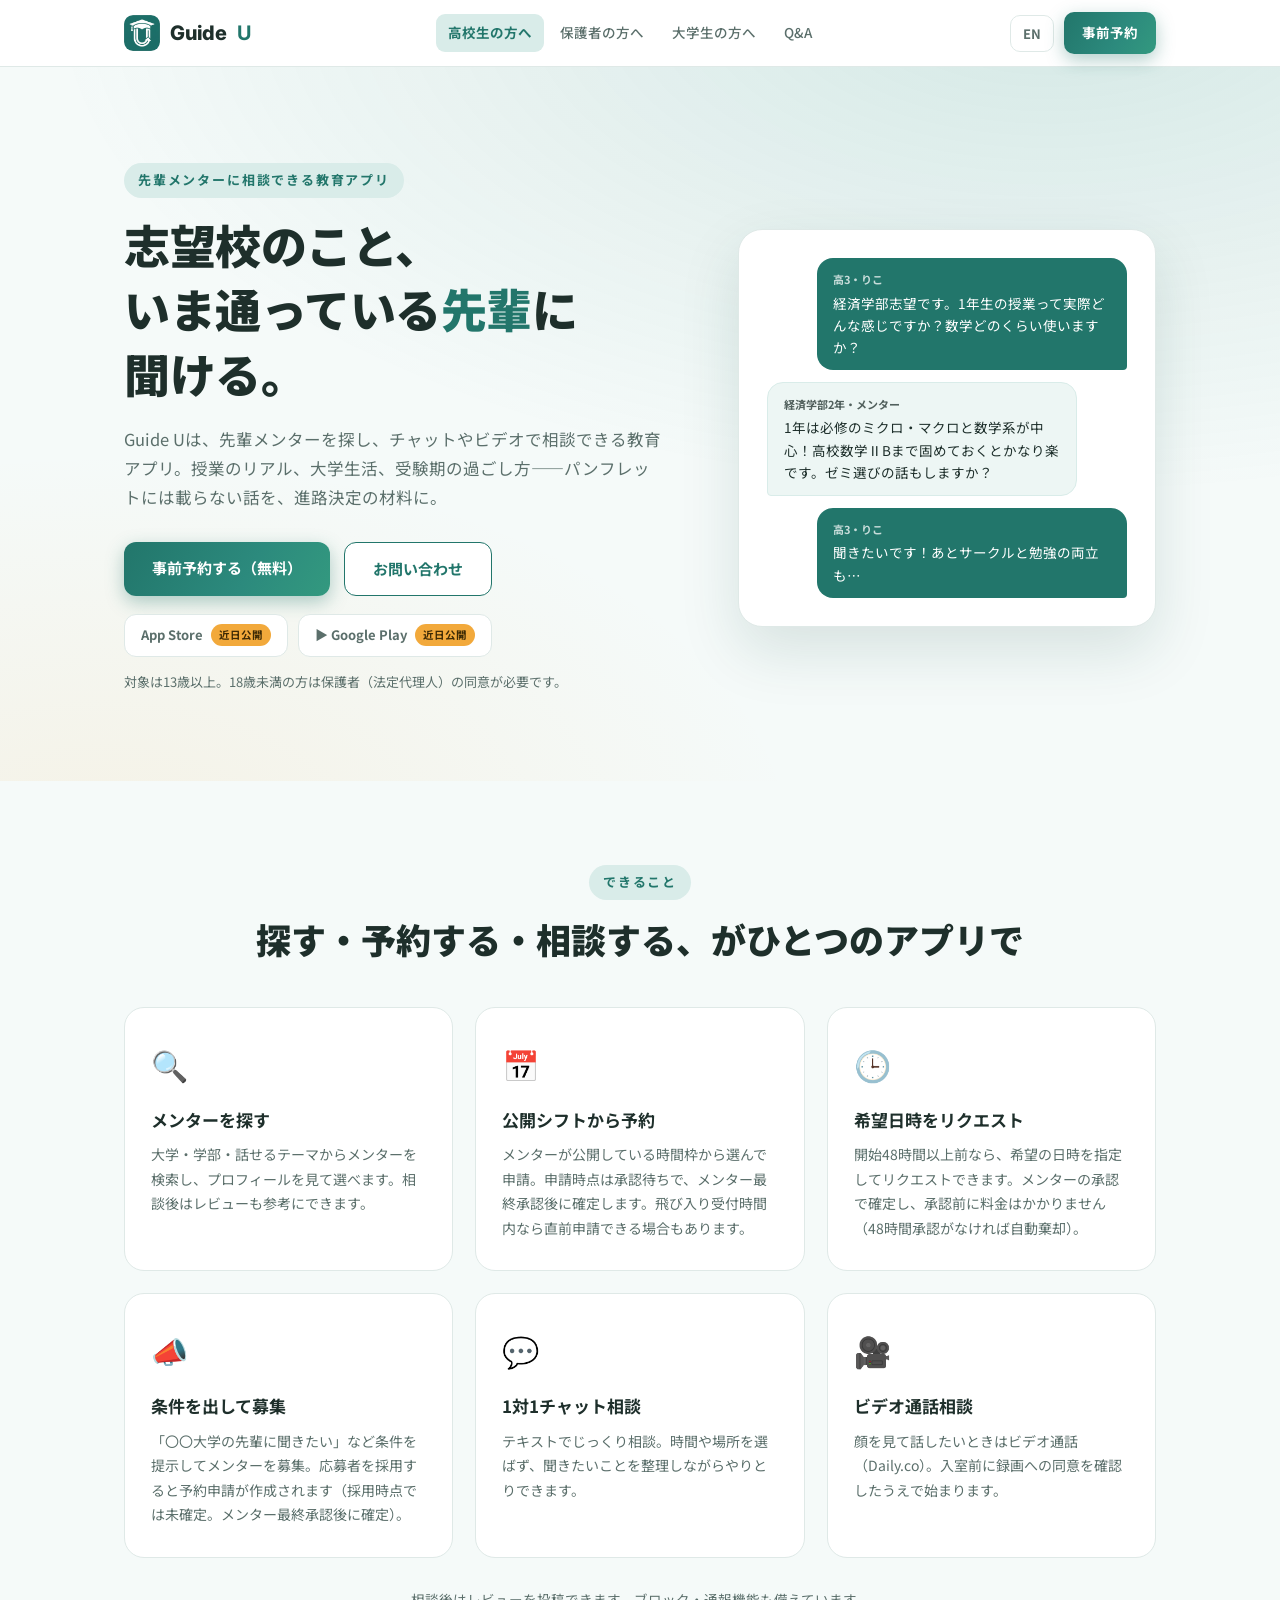
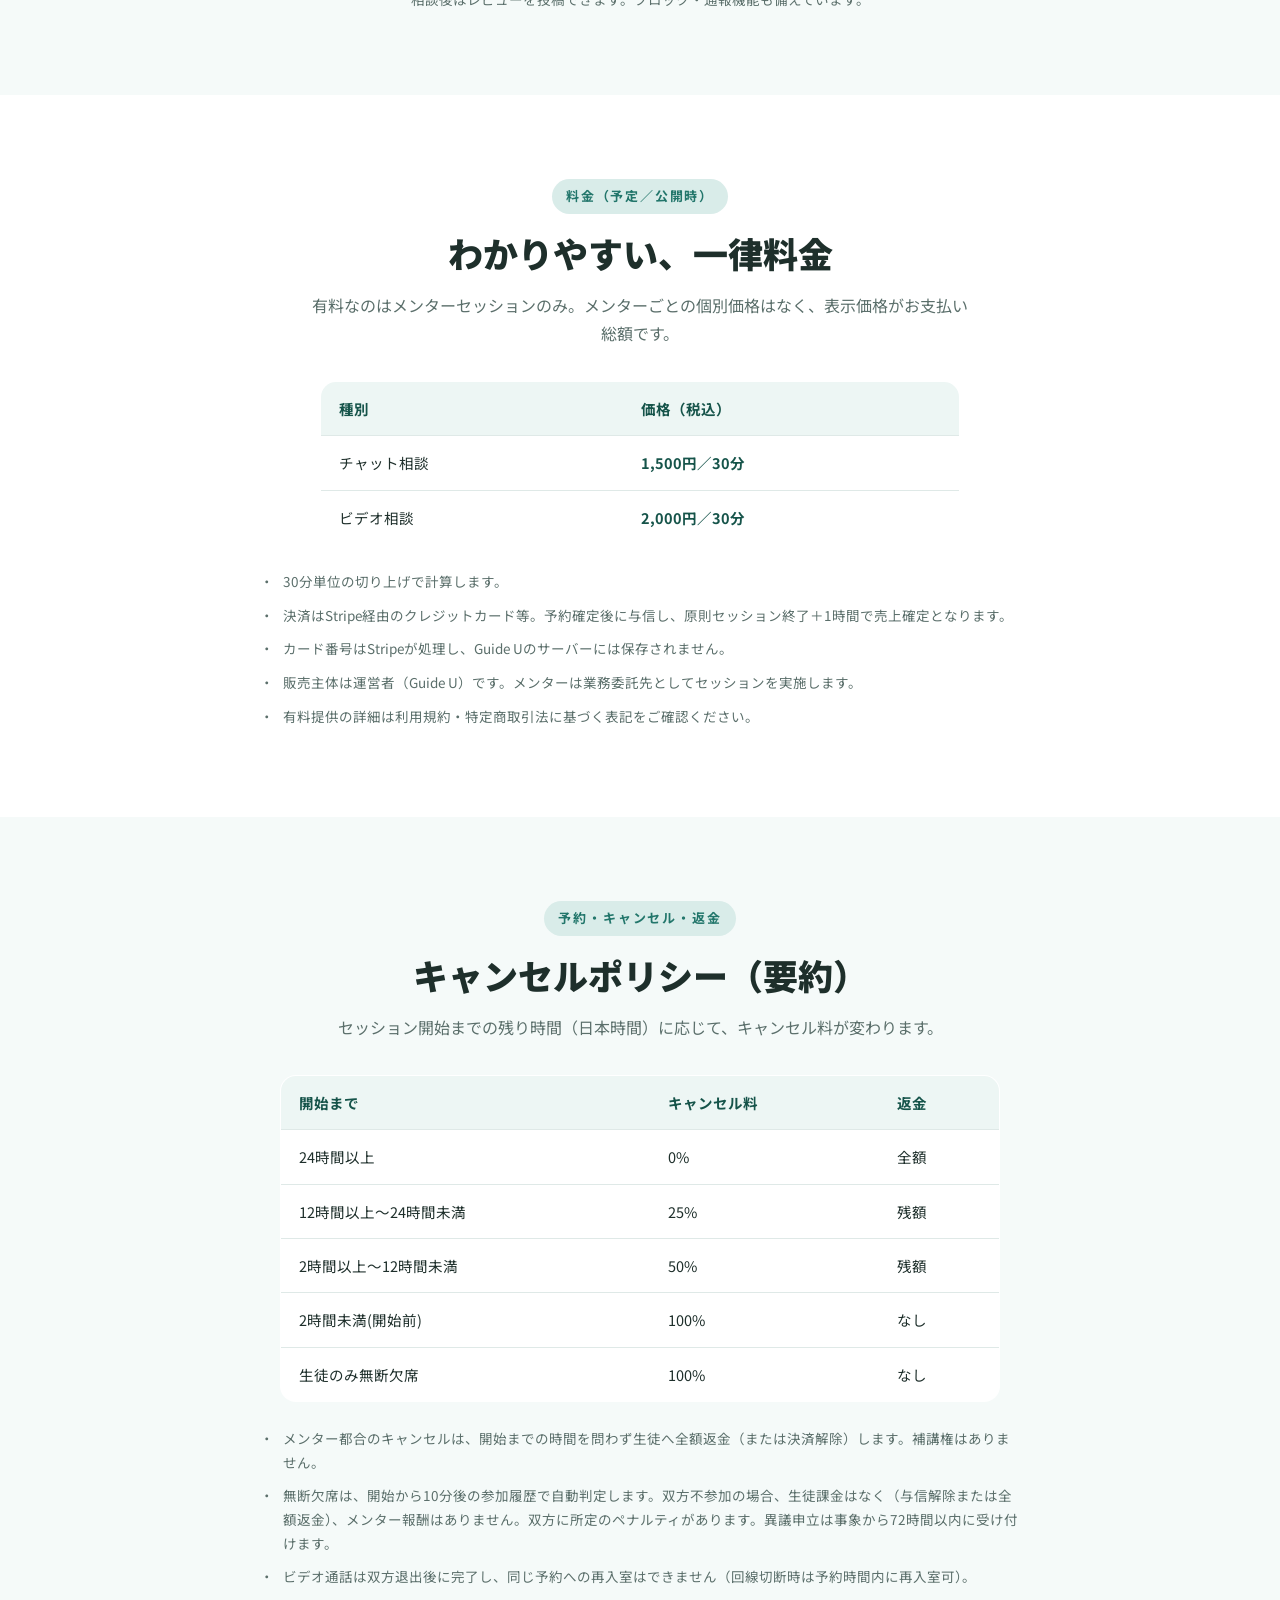
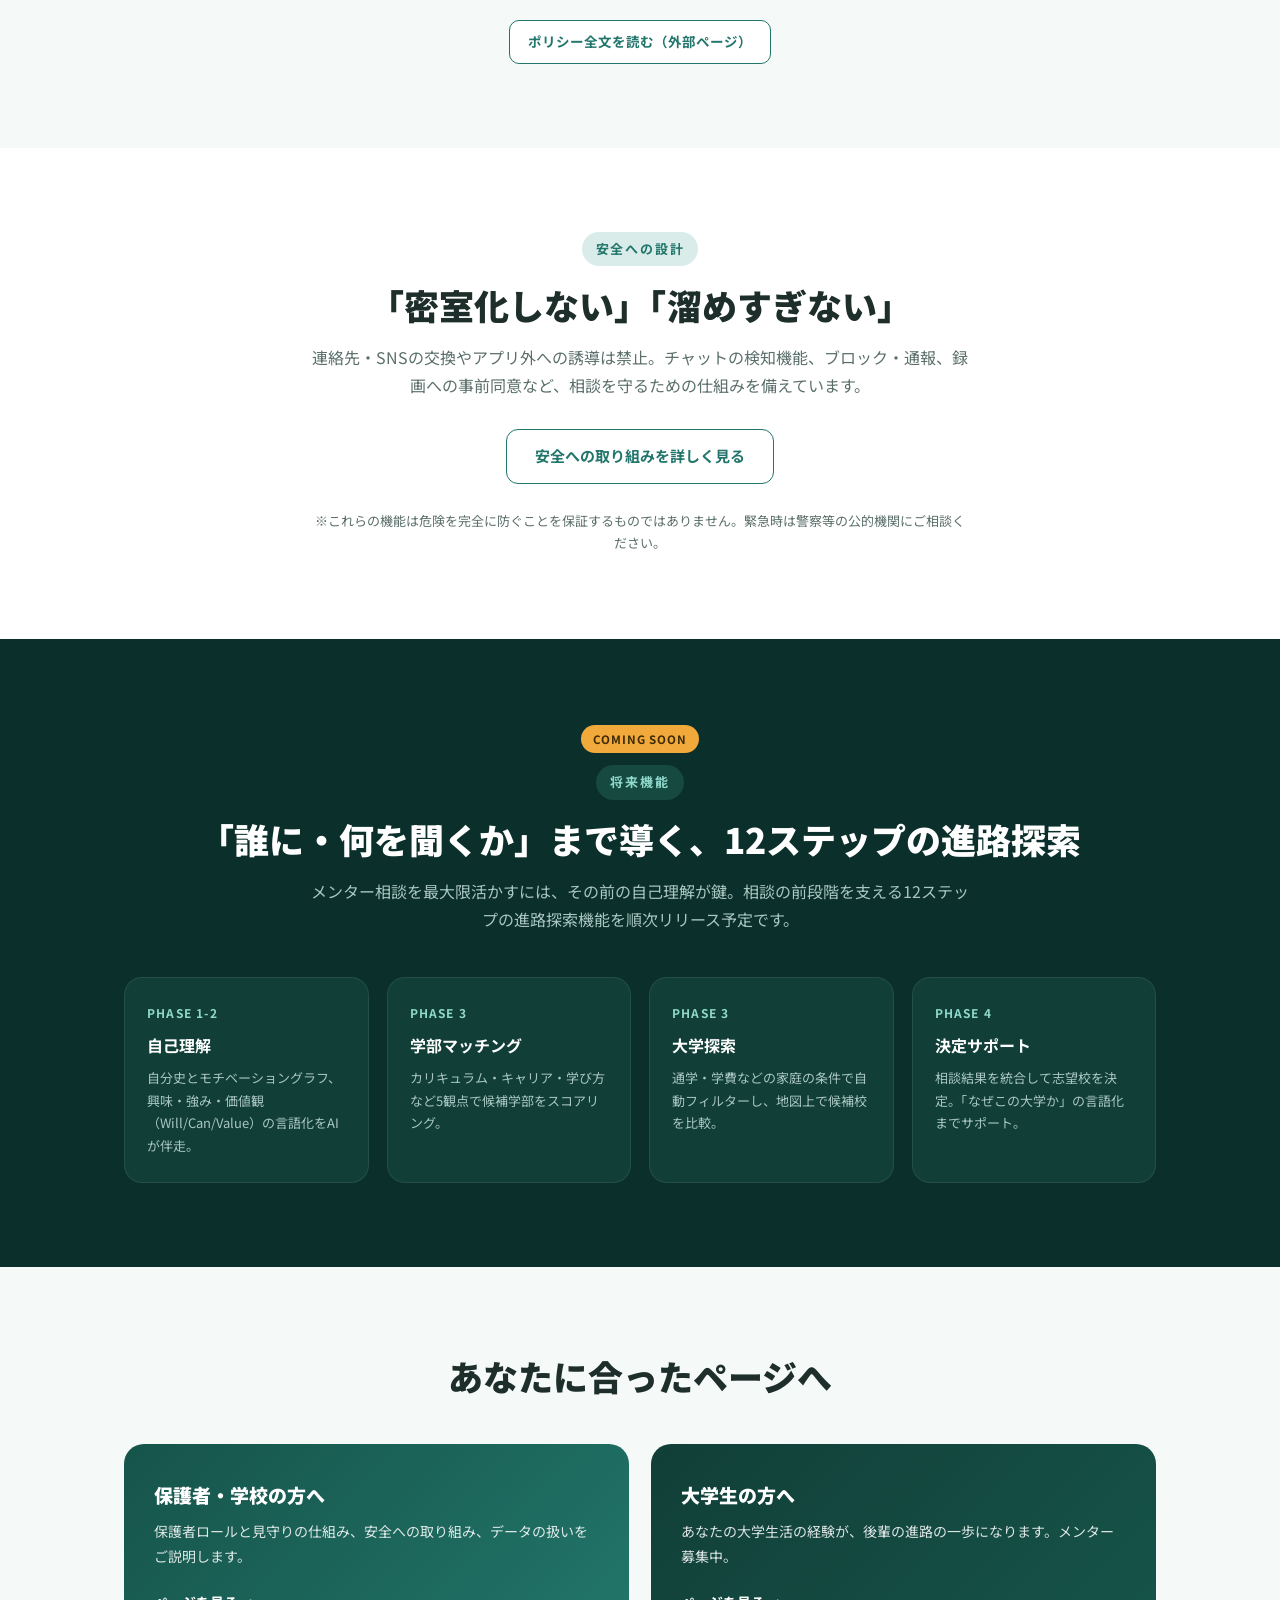
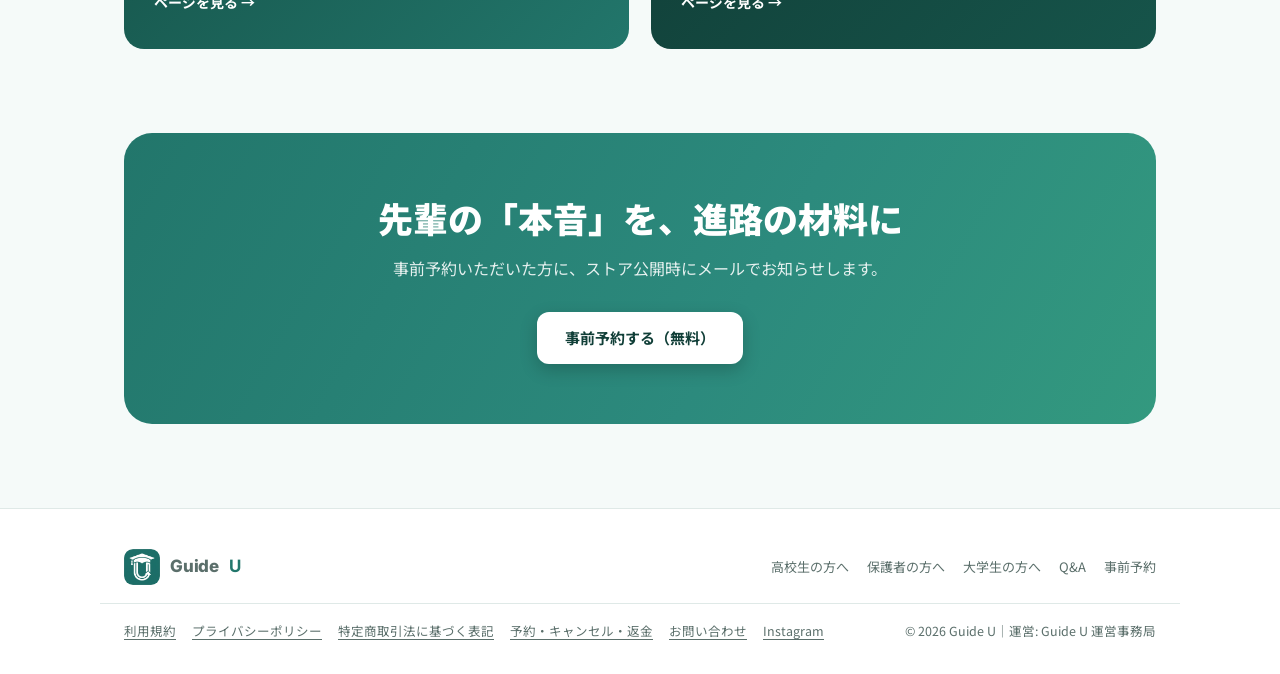
<file: index.html>
<!DOCTYPE html>
<html lang="ja">
<head>
<meta charset="UTF-8">
<meta name="viewport" content="width=device-width, initial-scale=1.0">
<title>Guide U — 先輩メンターに、チャットやビデオで相談できる</title>
<meta name="description" content="Guide Uは、先輩メンターを探し、チャットやビデオで相談できる教育アプリ。志望校のリアルを、いま通っている先輩に聞ける。">
<link rel="icon" type="image/png" sizes="32x32" href="/assets/favicon-32.png">
<link rel="icon" type="image/png" sizes="192x192" href="/assets/favicon-192.png">
<link rel="icon" href="/assets/favicon.ico" sizes="any">
<link rel="apple-touch-icon" href="/assets/apple-touch-icon.png">
<link rel="preconnect" href="https://fonts.googleapis.com">
<link href="https://fonts.googleapis.com/css2?family=Inter:wght@400;600;700;800&family=Noto+Sans+JP:wght@400;500;700;900&display=swap" rel="stylesheet">
<link rel="stylesheet" href="assets/site.css">
<script src="assets/config.js"></script>
<style>
.chat{display:flex;flex-direction:column;gap:12px}
.bubble{max-width:86%;padding:12px 16px;border-radius:16px;font-size:13.5px;line-height:1.65}
.bubble.q{align-self:flex-end;background:var(--teal);color:#fff;border-bottom-right-radius:4px}
.bubble.a{align-self:flex-start;background:var(--teal-50);border:1px solid var(--teal-100);border-bottom-left-radius:4px}
.bubble .who{display:block;font-size:11px;font-weight:700;margin-bottom:3px;opacity:.75}
.audience{display:grid;grid-template-columns:1fr 1fr;gap:22px;margin-top:44px;text-align:left}
.aud-card{border-radius:20px;padding:34px 30px;color:#fff;display:flex;flex-direction:column;gap:8px;transition:.2s}
.aud-card:hover{transform:translateY(-4px)}
.aud-card h3{font-size:19px;font-weight:900}
.aud-card p{font-size:14px;opacity:.85;margin-bottom:14px}
.aud-card .go{font-weight:700;font-size:14px;margin-top:auto}
@media(max-width:700px){.audience{grid-template-columns:1fr}}
</style>
</head>
<body>

<nav>
  <div class="nav-in">
    <a href="index.html" class="logo"><img src="assets/icon.png?v=20261015" alt="Guide U" onerror="this.style.display='none'">Guide <b>U</b></a>
    <div class="nav-links">
      <a href="index.html" class="current" data-i18n="nav_student">高校生の方へ</a>
      <a href="parents.html" data-i18n="nav_parent">保護者の方へ</a>
      <a href="mentor.html" data-i18n="nav_mentor">大学生の方へ</a>
      <a href="faq.html" data-i18n="nav_faq">Q&amp;A</a>
    </div>
    <div class="nav-cta">
      <button class="lang-btn" id="langToggle" onclick="toggleLang()">EN</button>
      <a href="register.html" class="btn btn-primary btn-sm" data-i18n="nav_register">事前予約</a>
    </div>
  </div>
</nav>

<header class="hero">
  <div class="wrap hero-grid">
    <div>
      <span class="kicker" data-i18n="hero_kicker">先輩メンターに相談できる教育アプリ</span>
      <h1 data-i18n="hero_title">志望校のこと、<br>いま通っている<em>先輩</em>に<br>聞ける。</h1>
      <p class="sub" data-i18n="hero_sub">Guide Uは、先輩メンターを探し、チャットやビデオで相談できる教育アプリ。授業のリアル、大学生活、受験期の過ごし方——パンフレットには載らない話を、進路決定の材料に。</p>
      <div class="hero-btns">
        <a href="register.html" class="btn btn-primary" data-i18n="hero_cta1">事前予約する（無料）</a>
        <a href="#" data-form="qa" class="btn btn-ghost" data-i18n="hero_cta2">お問い合わせ</a>
      </div>
      <div class="store-chips">
        <span class="store-chip"> App Store<span class="soon" data-i18n="soon1">近日公開</span></span>
        <span class="store-chip">▶ Google Play<span class="soon" data-i18n="soon2">近日公開</span></span>
      </div>
      <p class="hero-note" data-i18n="hero_note">対象は13歳以上。18歳未満の方は保護者（法定代理人）の同意が必要です。</p>
    </div>
    <div class="hero-visual">
      <div class="chat">
        <div class="bubble q"><span class="who" data-i18n="ch_q1w">高3・りこ</span><span data-i18n="ch_q1">経済学部志望です。1年生の授業って実際どんな感じですか？数学どのくらい使いますか？</span></div>
        <div class="bubble a"><span class="who" data-i18n="ch_a1w">経済学部2年・メンター</span><span data-i18n="ch_a1">1年は必修のミクロ・マクロと数学系が中心！高校数学ⅡBまで固めておくとかなり楽です。ゼミ選びの話もしますか？</span></div>
        <div class="bubble q"><span class="who" data-i18n="ch_q2w">高3・りこ</span><span data-i18n="ch_q2">聞きたいです！あとサークルと勉強の両立も…</span></div>
      </div>
    </div>
  </div>
</header>

<section id="features">
  <div class="wrap center">
    <span class="kicker" data-i18n="ft_kicker">できること</span>
    <h2 data-i18n="ft_title">探す・予約する・相談する、がひとつのアプリで</h2>
    <div class="cards">
      <div class="card"><div class="ico">🔍</div><h3 data-i18n="ft1_t">メンターを探す</h3><p data-i18n="ft1_b">大学・学部・話せるテーマからメンターを検索し、プロフィールを見て選べます。相談後はレビューも参考にできます。</p></div>
      <div class="card"><div class="ico">📅</div><h3 data-i18n="ft2_t">公開シフトから予約</h3><p data-i18n="ft2_b">メンターが公開している時間枠から選んで申請。申請時点は承認待ちで、メンター最終承認後に確定します。飛び入り受付時間内なら直前申請できる場合もあります。</p></div>
      <div class="card"><div class="ico">🕒</div><h3 data-i18n="ft3_t">希望日時をリクエスト</h3><p data-i18n="ft3_b">開始48時間以上前なら、希望の日時を指定してリクエストできます。メンターの承認で確定し、承認前に料金はかかりません（48時間承認がなければ自動棄却）。</p></div>
      <div class="card"><div class="ico">📣</div><h3 data-i18n="ft4_t">条件を出して募集</h3><p data-i18n="ft4_b">「〇〇大学の先輩に聞きたい」など条件を提示してメンターを募集。応募者を採用すると予約申請が作成されます（採用時点では未確定。メンター最終承認後に確定）。</p></div>
      <div class="card"><div class="ico">💬</div><h3 data-i18n="ft5_t">1対1チャット相談</h3><p data-i18n="ft5_b">テキストでじっくり相談。時間や場所を選ばず、聞きたいことを整理しながらやりとりできます。</p></div>
      <div class="card"><div class="ico">🎥</div><h3 data-i18n="ft6_t">ビデオ通話相談</h3><p data-i18n="ft6_b">顔を見て話したいときはビデオ通話（Daily.co）。入室前に録画への同意を確認したうえで始まります。</p></div>
    </div>
    <p class="lead center" style="margin:30px auto 0;font-size:13.5px" data-i18n="ft_note">相談後はレビューを投稿できます。ブロック・通報機能も備えています。</p>
  </div>
</section>

<section id="pricing" style="background:#fff">
  <div class="wrap center">
    <span class="kicker" data-i18n="pr_kicker">料金（予定／公開時）</span>
    <h2 data-i18n="pr_title">わかりやすい、一律料金</h2>
    <p class="lead" data-i18n="pr_lead">有料なのはメンターセッションのみ。メンターごとの個別価格はなく、表示価格がお支払い総額です。</p>
    <div class="tbl-wrap" style="max-width:640px;margin-left:auto;margin-right:auto">
      <table class="tbl">
        <tr><th data-i18n="pr_h1">種別</th><th data-i18n="pr_h2">価格（税込）</th></tr>
        <tr><td data-i18n="pr_r1">チャット相談</td><td class="em" data-i18n="pr_r1v">1,500円／30分</td></tr>
        <tr><td data-i18n="pr_r2">ビデオ相談</td><td class="em" data-i18n="pr_r2v">2,000円／30分</td></tr>
      </table>
    </div>
    <ul class="notes">
      <li data-i18n="pr_n1">30分単位の切り上げで計算します。</li>
      <li data-i18n="pr_n2">決済はStripe経由のクレジットカード等。予約確定後に与信し、原則セッション終了＋1時間で売上確定となります。</li>
      <li data-i18n="pr_n3">カード番号はStripeが処理し、Guide Uのサーバーには保存されません。</li>
      <li data-i18n="pr_n4">販売主体は運営者（Guide U）です。メンターは業務委託先としてセッションを実施します。</li>
      <li data-i18n="pr_n5">有料提供の詳細は利用規約・特定商取引法に基づく表記をご確認ください。</li>
    </ul>
  </div>
</section>

<section id="cancel">
  <div class="wrap center">
    <span class="kicker" data-i18n="cn_kicker">予約・キャンセル・返金</span>
    <h2 data-i18n="cn_title">キャンセルポリシー（要約）</h2>
    <p class="lead" data-i18n="cn_lead">セッション開始までの残り時間（日本時間）に応じて、キャンセル料が変わります。</p>
    <div class="tbl-wrap" style="max-width:720px;margin-left:auto;margin-right:auto">
      <table class="tbl">
        <tr><th data-i18n="cn_h1">開始まで</th><th data-i18n="cn_h2">キャンセル料</th><th data-i18n="cn_h3">返金</th></tr>
        <tr><td data-i18n="cn_r1">24時間以上</td><td data-i18n="cn_r1a">0%</td><td data-i18n="cn_r1b">全額</td></tr>
        <tr><td data-i18n="cn_r2">12時間以上〜24時間未満</td><td data-i18n="cn_r2a">25%</td><td data-i18n="cn_r2b">残額</td></tr>
        <tr><td data-i18n="cn_r3">2時間以上〜12時間未満</td><td data-i18n="cn_r3a">50%</td><td data-i18n="cn_r3b">残額</td></tr>
        <tr><td data-i18n="cn_r4">2時間未満(開始前)</td><td data-i18n="cn_r4a">100%</td><td data-i18n="cn_r4b">なし</td></tr>
        <tr><td data-i18n="cn_r5">生徒のみ無断欠席</td><td data-i18n="cn_r5a">100%</td><td data-i18n="cn_r5b">なし</td></tr>
      </table>
    </div>
    <ul class="notes">
      <li data-i18n="cn_n1">メンター都合のキャンセルは、開始までの時間を問わず生徒へ全額返金（または決済解除）します。補講権はありません。</li>
      <li data-i18n="cn_n2">無断欠席は、開始から10分後の参加履歴で自動判定します。双方不参加の場合、生徒課金はなく（与信解除または全額返金）、メンター報酬はありません。双方に所定のペナルティがあります。異議申立は事象から72時間以内に受け付けます。</li>
      <li data-i18n="cn_n3">ビデオ通話は双方退出後に完了し、同じ予約への再入室はできません（回線切断時は予約時間内に再入室可）。</li>
    </ul>
    <div style="margin-top:26px">
      <a href="#" data-form="booking" class="btn btn-ghost btn-sm" data-i18n="cn_link">ポリシー全文を読む（外部ページ）</a>
    </div>
  </div>
</section>

<section id="safety-brief" style="background:#fff">
  <div class="wrap center">
    <span class="kicker" data-i18n="sf_kicker">安全への設計</span>
    <h2 data-i18n="sf_title">「密室化しない」「溜めすぎない」</h2>
    <p class="lead" data-i18n="sf_lead">連絡先・SNSの交換やアプリ外への誘導は禁止。チャットの検知機能、ブロック・通報、録画への事前同意など、相談を守るための仕組みを備えています。</p>
    <div style="margin-top:30px">
      <a href="parents.html#safety" class="btn btn-ghost" data-i18n="sf_link">安全への取り組みを詳しく見る</a>
    </div>
    <p class="lead center" style="margin:26px auto 0;font-size:13px" data-i18n="sf_note">※これらの機能は危険を完全に防ぐことを保証するものではありません。緊急時は警察等の公的機関にご相談ください。</p>
  </div>
</section>

<section class="future on-dark" id="future">
  <div class="wrap center">
    <span class="future-badge">COMING SOON</span><br>
    <span class="kicker" data-i18n="fu_kicker">将来機能</span>
    <h2 data-i18n="fu_title">「誰に・何を聞くか」まで導く、12ステップの進路探索</h2>
    <p class="lead" data-i18n="fu_lead">メンター相談を最大限活かすには、その前の自己理解が鍵。相談の前段階を支える12ステップの進路探索機能を順次リリース予定です。</p>
    <div class="fgrid">
      <div class="fitem"><div class="tag">PHASE 1-2</div><h3 data-i18n="fu1_t">自己理解</h3><p data-i18n="fu1_b">自分史とモチベーショングラフ、興味・強み・価値観（Will/Can/Value）の言語化をAIが伴走。</p></div>
      <div class="fitem"><div class="tag">PHASE 3</div><h3 data-i18n="fu2_t">学部マッチング</h3><p data-i18n="fu2_b">カリキュラム・キャリア・学び方など5観点で候補学部をスコアリング。</p></div>
      <div class="fitem"><div class="tag">PHASE 3</div><h3 data-i18n="fu3_t">大学探索</h3><p data-i18n="fu3_b">通学・学費などの家庭の条件で自動フィルターし、地図上で候補校を比較。</p></div>
      <div class="fitem"><div class="tag">PHASE 4</div><h3 data-i18n="fu4_t">決定サポート</h3><p data-i18n="fu4_b">相談結果を統合して志望校を決定。「なぜこの大学か」の言語化までサポート。</p></div>
    </div>
  </div>
</section>

<section id="audience">
  <div class="wrap center">
    <h2 data-i18n="aud_title">あなたに合ったページへ</h2>
    <div class="audience">
      <a href="parents.html" class="aud-card" style="background:linear-gradient(135deg,#16544a,#22766B)">
        <h3 data-i18n="aud1_t">保護者・学校の方へ</h3>
        <p data-i18n="aud1_b">保護者ロールと見守りの仕組み、安全への取り組み、データの扱いをご説明します。</p>
        <span class="go" data-i18n="aud_go">ページを見る →</span>
      </a>
      <a href="mentor.html" class="aud-card" style="background:linear-gradient(135deg,#113f38,#16544a)">
        <h3 data-i18n="aud2_t">大学生の方へ</h3>
        <p data-i18n="aud2_b">あなたの大学生活の経験が、後輩の進路の一歩になります。メンター募集中。</p>
        <span class="go" data-i18n="aud_go2">ページを見る →</span>
      </a>
    </div>
  </div>
</section>

<section style="padding-top:0">
  <div class="wrap">
    <div class="cta-band">
      <h2 data-i18n="cta_title">先輩の「本音」を、進路の材料に</h2>
      <p data-i18n="cta_sub">事前予約いただいた方に、ストア公開時にメールでお知らせします。</p>
      <a href="register.html" class="btn btn-white" data-i18n="cta_btn">事前予約する（無料）</a>
    </div>
  </div>
</section>

<footer>
  <div class="wrap foot">
    <div class="logo" style="font-size:17px"><img src="assets/icon.png?v=20261015" alt="" onerror="this.style.display='none'">Guide <b>U</b></div>
    <div class="foot-links">
      <a href="index.html" data-i18n="f_student">高校生の方へ</a>
      <a href="parents.html" data-i18n="f_parent">保護者の方へ</a>
      <a href="mentor.html" data-i18n="f_mentor">大学生の方へ</a>
      <a href="faq.html">Q&amp;A</a>
      <a href="register.html" data-i18n="f_register">事前予約</a>
    </div>
  </div>
  <div class="foot-legal">
    <div class="links">
      <a href="#" data-form="terms" data-i18n="l_terms">利用規約</a>
      <a href="#" data-form="privacy" data-i18n="l_privacy">プライバシーポリシー</a>
      <a href="#" data-form="tokusho" data-i18n="l_tokusho">特定商取引法に基づく表記</a>
      <a href="#" data-form="booking" data-i18n="l_booking">予約・キャンセル・返金</a>
      <a href="#" data-form="qa" data-i18n="l_contact">お問い合わせ</a>
      <a href="#" data-form="instagram">Instagram</a>
    </div>
    <div data-i18n="f_c">© 2026 Guide U｜運営: Guide U 運営事務局</div>
  </div>
</footer>

<script>
window.I18N_EN = {
  nav_student:"For Students", nav_parent:"For Parents", nav_mentor:"For Mentors", nav_faq:"Q&A", nav_register:"Pre-register",
  hero_kicker:"An education app for consulting senpai mentors",
  hero_title:"Ask someone who's<br><em>actually there</em> —<br>about your dream school.",
  hero_sub:"Guide U is an education app for finding senpai mentors and consulting them by chat or video. Real classes, campus life, exam season — the stories brochures never tell, as material for your decision.",
  hero_cta1:"Pre-register (free)", hero_cta2:"Contact us",
  soon1:"Coming soon", soon2:"Coming soon",
  hero_note:"For ages 13+. Users under 18 need the consent of a parent or legal guardian.",
  ch_q1w:"Riko · Grade 12", ch_q1:"I want to study economics. What are first-year classes really like? How much math do you use?",
  ch_a1w:"Econ major, 2nd year · Mentor", ch_a1:"First year is mostly required micro/macro and math courses! Solid high-school math will make it much easier. Want to hear about choosing a seminar too?",
  ch_q2w:"Riko · Grade 12", ch_q2:"Yes please! And how you balance clubs and studying…",
  ft_kicker:"What you can do",
  ft_title:"Find, book, and consult — all in one app",
  ft1_t:"Find a mentor", ft1_b:"Search mentors by university, faculty, and topics, browse profiles, and check reviews from past consultations.",
  ft2_t:"Book from open slots", ft2_b:"Request a published mentor time slot. Requests start as pending and are confirmed only after the mentor's final approval. Last-minute requests may be possible during walk-in hours.",
  ft3_t:"Request your own time", ft3_b:"48+ hours before the start, you can request a specific date and time. It's confirmed when the mentor approves — no charge before approval (auto-declined if unapproved for 48 hours).",
  ft4_t:"Post a request", ft4_b:"State your conditions — e.g. “I want to hear from a senpai at X University” — and recruit mentors. Hiring an applicant creates a pending booking request (not confirmed until the mentor's final approval).",
  ft5_t:"1-on-1 chat", ft5_b:"Take your time consulting over text — anywhere, anytime, organizing your questions as you go.",
  ft6_t:"Video consultations", ft6_b:"When you want to talk face to face, use video calls (Daily.co). Calls start only after recording consent is confirmed before entry.",
  ft_note:"After a session you can post a review. Block and report functions are also built in.",
  pr_kicker:"Pricing (planned / at launch)",
  pr_title:"Simple, flat pricing",
  pr_lead:"Only mentor sessions are paid. There are no per-mentor prices, and the displayed price is the total you pay.",
  pr_h1:"Type", pr_h2:"Price (tax incl.)",
  pr_r1:"Chat consultation", pr_r1v:"¥1,500 / 30 min",
  pr_r2:"Video consultation", pr_r2v:"¥2,000 / 30 min",
  pr_n1:"Time is billed in 30-minute units, rounded up.",
  pr_n2:"Payment is planned via Stripe (credit card etc.). Authorization occurs after booking confirmation; the charge is finalized about 1 hour after the session ends, as a rule.",
  pr_n3:"Card numbers are processed by Stripe and never stored on Guide U servers.",
  pr_n4:"Guide U is the merchant of record. Mentors deliver sessions as independent contractors.",
  pr_n5:"See the Terms and the Commercial Transactions Act disclosure for full paid-service details.",
  cn_kicker:"Booking, cancellation & refunds",
  cn_title:"Cancellation policy (summary)",
  cn_lead:"Cancellation fees depend on the time remaining before the session starts (Japan time).",
  cn_h1:"Before start", cn_h2:"Cancellation fee", cn_h3:"Refund",
  cn_r1:"24 hours or more", cn_r1a:"0%", cn_r1b:"Full refund",
  cn_r2:"12 to 24 hours", cn_r2a:"25%", cn_r2b:"Remainder",
  cn_r3:"2 to 12 hours", cn_r3a:"50%", cn_r3b:"Remainder",
  cn_r4:"Under 2 hours (before start)", cn_r4a:"100%", cn_r4b:"None",
  cn_r5:"Student no-show", cn_r5a:"100%", cn_r5b:"None",
  cn_n1:"If a mentor cancels for their own reasons, the student receives a full refund (or payment release) only — no make-up credit — regardless of how close to the start time.",
  cn_n2:"No-shows are determined automatically from attendance records 10 minutes after the start time. If both parties no-show, the student is not charged (authorization released or full refund), the mentor is unpaid, and both receive the set penalties. Disputes are accepted within 72 hours of the event.",
  cn_n3:"Video calls complete after both parties leave; re-entry to the same booking is not possible (re-entry after a disconnect is allowed within the booked window).",
  cn_link:"Read the full policy (external page)",
  sf_kicker:"Designed for safety",
  sf_title:"No closed rooms. No hoarding data.",
  sf_lead:"Exchanging contact details or SNS accounts and taking things outside the app are prohibited. Chat detection, block & report, and prior consent for recording help protect every consultation.",
  sf_link:"See our safety measures in detail",
  sf_note:"* These features do not guarantee complete prevention of harm. In an emergency, contact the police or other public authorities.",
  fu_kicker:"Future features",
  fu_title:"A 12-step journey that guides you to “who to ask, and what”",
  fu_lead:"Knowing yourself is the key to getting the most out of mentor consultations. A 12-step exploration feature supporting everything before the conversation is planned for phased release.",
  fu1_t:"Self-understanding", fu1_b:"Personal history, motivation graphs, and putting interests, strengths and values (Will/Can/Value) into words — with AI alongside.",
  fu2_t:"Major matching", fu2_b:"Score candidate faculties on 5 dimensions including curriculum, careers, and learning style.",
  fu3_t:"University exploration", fu3_b:"Auto-filter by family constraints like commute and tuition, and compare candidates on a map.",
  fu4_t:"Decision support", fu4_b:"Integrate what you learned from mentors, decide — and put “why this university” into your own words.",
  aud_title:"Find your page",
  aud1_t:"For parents & schools", aud1_b:"The parent role, monitoring options, safety measures, and how we handle data.",
  aud_go:"View page →",
  aud2_t:"For university students", aud2_b:"Your campus experience can become someone's first step. We're recruiting mentors.",
  aud_go2:"View page →",
  cta_title:"Turn honest answers into your next step",
  cta_sub:"Pre-register and we'll email you when the app hits the stores.",
  cta_btn:"Pre-register (free)",
  f_student:"For Students", f_parent:"For Parents", f_mentor:"For Mentors", f_register:"Pre-register",
  l_terms:"Terms of Service", l_privacy:"Privacy Policy", l_tokusho:"Commercial Transactions Act", l_booking:"Booking & Refund Policy", l_contact:"Contact",
  f_c:"© 2026 Guide U | Operated by the Guide U Team"
};
</script>
<script src="assets/site.js"></script>
</body>
</html>
</file>
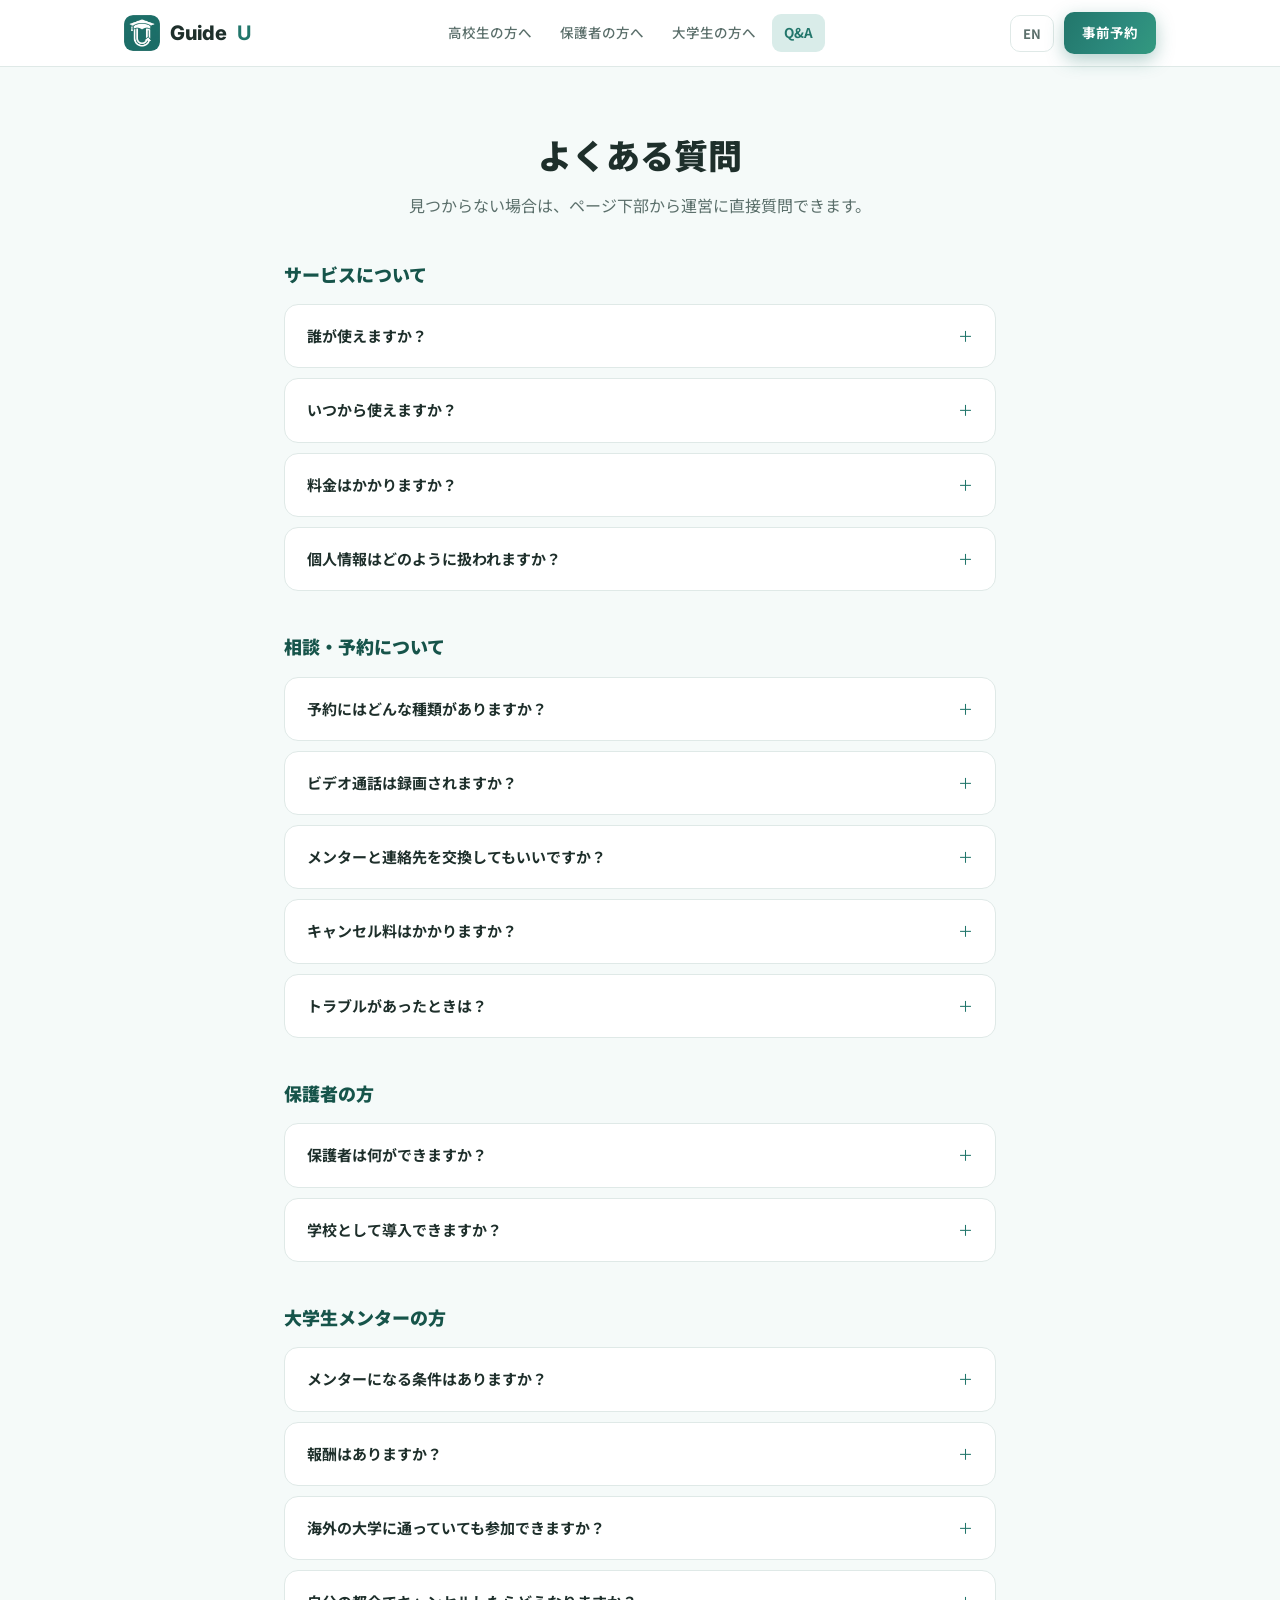
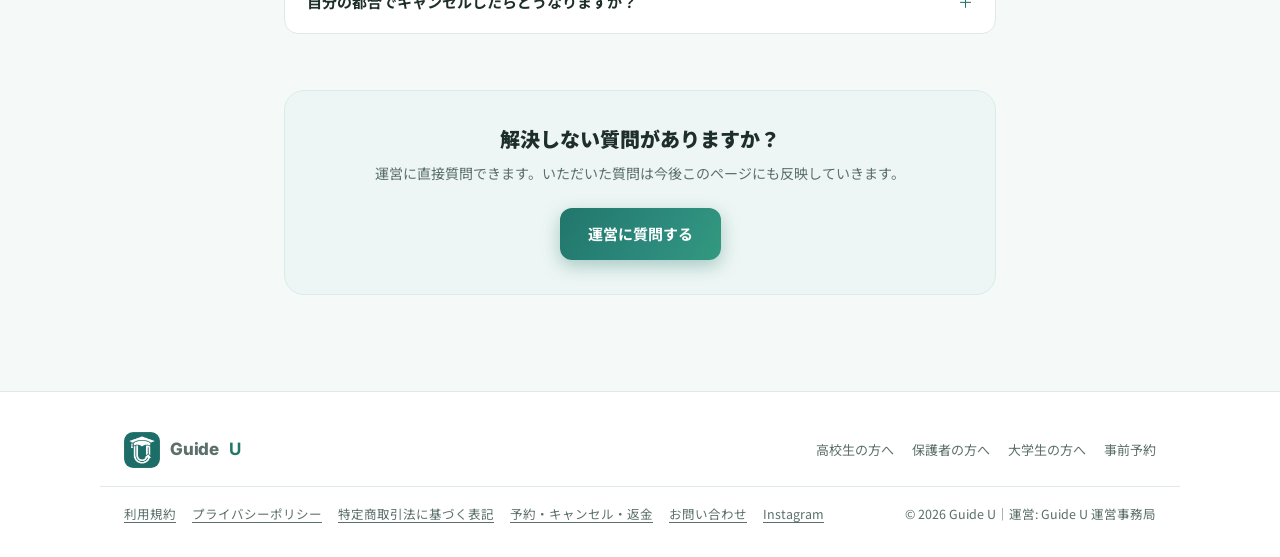
<file: faq.html>
<!DOCTYPE html>
<html lang="ja">
<head>
<meta charset="UTF-8">
<meta name="viewport" content="width=device-width, initial-scale=1.0">
<title>Q&amp;A | Guide U</title>
<meta name="description" content="Guide Uのよくある質問。対象年齢・料金・予約・録画・安全性・キャンセルなどのQ&Aと、運営への質問窓口。">
<link rel="icon" type="image/png" sizes="32x32" href="/assets/favicon-32.png">
<link rel="icon" type="image/png" sizes="192x192" href="/assets/favicon-192.png">
<link rel="icon" href="/assets/favicon.ico" sizes="any">
<link rel="apple-touch-icon" href="/assets/apple-touch-icon.png">
<link rel="preconnect" href="https://fonts.googleapis.com">
<link href="https://fonts.googleapis.com/css2?family=Inter:wght@400;600;700;800&family=Noto+Sans+JP:wght@400;500;700;900&display=swap" rel="stylesheet">
<link rel="stylesheet" href="assets/site.css">
<script src="assets/config.js"></script>
<style>
main{padding:64px 0 96px}
h1{font-size:clamp(26px,4vw,34px);font-weight:900;line-height:1.4;text-align:center}
.lead-c{color:var(--muted);text-align:center;margin:12px auto 8px;max-width:520px}
.faq-wrap{max-width:760px;margin:0 auto}
.ask-band{background:var(--teal-50);border:1px solid var(--teal-100);border-radius:20px;padding:34px 30px;text-align:center;margin-top:56px}
.ask-band h2{font-size:20px;font-weight:900;margin-bottom:8px}
.ask-band p{font-size:14px;color:var(--muted);margin-bottom:22px}
</style>
</head>
<body>

<nav>
  <div class="nav-in">
    <a href="index.html" class="logo"><img src="assets/icon.png?v=20261015" alt="Guide U" onerror="this.style.display='none'">Guide <b>U</b></a>
    <div class="nav-links">
      <a href="index.html" data-i18n="nav_student">高校生の方へ</a>
      <a href="parents.html" data-i18n="nav_parent">保護者の方へ</a>
      <a href="mentor.html" data-i18n="nav_mentor">大学生の方へ</a>
      <a href="faq.html" class="current" data-i18n="nav_faq">Q&amp;A</a>
    </div>
    <div class="nav-cta">
      <button class="lang-btn" id="langToggle" onclick="toggleLang()">EN</button>
      <a href="register.html" class="btn btn-primary btn-sm" data-i18n="nav_register">事前予約</a>
    </div>
  </div>
</nav>

<main>
  <div class="wrap faq-wrap">
    <h1 data-i18n="title">よくある質問</h1>
    <p class="lead-c" data-i18n="lead">見つからない場合は、ページ下部から運営に直接質問できます。</p>

    <div class="faq-group" id="common">
      <h3 data-i18n="g0">サービスについて</h3>
      <details><summary data-i18n="q1">誰が使えますか？</summary><div class="a" data-i18n="a1">13歳以上の方がご利用いただけます。18歳未満の方は保護者（法定代理人）の同意が必要です。ロールは生徒・メンター・保護者（同一アプリ）があり、学校契約でのご利用にも対応予定です。</div></details>
      <details><summary data-i18n="q2">いつから使えますか？</summary><div class="a" data-i18n="a2">モバイルアプリ（App Store / Google Play）で近日公開予定です。事前予約いただいた方に、ストア公開時にメールでお知らせします。</div></details>
      <details><summary data-i18n="q3">料金はかかりますか？</summary><div class="a" data-i18n="a3">有料なのはメンターセッションのみで、チャット相談1,500円／30分、ビデオ相談2,000円／30分（いずれも税込・30分単位切り上げ）です。表示価格がお支払い総額で、メンターごとの個別価格はありません。</div></details>
      <details><summary data-i18n="q4">個人情報はどのように扱われますか？</summary><div class="a" data-i18n="a4">収集する情報と保存期間はプライバシーポリシーに定めています。要点は、録画等は原則90日・チャット本文は原則365日・添付は約3日で削除、退会後は原則30日以内に削除または匿名化です。カード番号はStripeが処理し、Guide Uのサーバーには保存されません。詳細は保護者向けページとプライバシーポリシー全文をご覧ください。</div></details>
    </div>

    <div class="faq-group" id="student">
      <h3 data-i18n="g1">相談・予約について</h3>
      <details><summary data-i18n="q5">予約にはどんな種類がありますか？</summary><div class="a" data-i18n="a5">3通りあります。いずれも申請時点は承認待ちで、メンター最終承認後に確定します。①公開シフトから申請（最短予約日数あり。飛び入り受付時間内は直前申請できる場合あり）、②希望日時のリクエスト（開始48時間以上前。承認前は料金なし。48時間未承認で自動棄却）、③条件を提示してメンターを募集し、応募者を採用すると予約申請が作成されます（採用時点では未確定）。</div></details>
      <details><summary data-i18n="q6">ビデオ通話は録画されますか？</summary><div class="a" data-i18n="a6">録画に同意した場合のみ通話できます（同意がなければ通話は開始されません）。録画は安全確認やトラブル対応などのために保存され、原則90日で削除されます。運営がすべての通話を常時監視するものではありません。</div></details>
      <details><summary data-i18n="q7">メンターと連絡先を交換してもいいですか？</summary><div class="a" data-i18n="a7">できません。連絡先・SNSの交換、アプリ外決済への誘導、オフラインで会う勧誘は禁止です。チャットには連絡先らしき文言や画像を検知する仕組みがあり、違反は累積ペナルティの対象になります。</div></details>
      <details><summary data-i18n="q8">キャンセル料はかかりますか？</summary><div class="a" data-i18n="a8">開始24時間前まで無料、12〜24時間前は25%、2〜12時間前は50%、2時間未満・生徒のみ無断欠席は100%です（日本時間基準）。双方無断欠席では生徒課金はなく（与信解除または全額返金）、メンター報酬はありません。双方に所定のペナルティがあります。メンター都合のキャンセルは時間を問わず全額返金（または決済解除）のみで、補講権はありません。詳細はフッターの「予約・キャンセル・返金」をご覧ください。</div></details>
      <details><summary data-i18n="q9">トラブルがあったときは？</summary><div class="a" data-i18n="a9">アプリ内のブロック・通報機能をご利用ください。通報は運営が確認します。無断欠席などの判定への異議申立は、事象から72時間以内に受け付けます。緊急性のある事案は警察等の公的機関にご相談ください。</div></details>
    </div>

    <div class="faq-group" id="parent">
      <h3 data-i18n="g2">保護者の方</h3>
      <details><summary data-i18n="q10">保護者は何ができますか？</summary><div class="a" data-i18n="a10">同一アプリの「保護者」ロールで参加し、ペアリングIDでお子さまと紐付けたうえで、設定した閲覧レベル（要約＋危険フラグ／チャット全文／録画再生）の範囲で確認できます。既定の設定はゆるやかで、必要に応じて強められる設計です。</div></details>
      <details><summary data-i18n="q11">学校として導入できますか？</summary><div class="a" data-i18n="a11">学校契約では録画必須・要約共有・閲覧レベルの設定が可能です。導入のご相談はお問い合わせフォームからご連絡ください。</div></details>
    </div>

    <div class="faq-group" id="mentor">
      <h3 data-i18n="g3">大学生メンターの方</h3>
      <details><summary data-i18n="q12">メンターになる条件はありますか？</summary><div class="a" data-i18n="a12">本人・在籍確認（大学メールまたは卒業生向けの確認経路。年1回更新）と、行動規範への同意が必要です。特別なスキルや資格は不要です。</div></details>
      <details><summary data-i18n="q13">報酬はありますか？</summary><div class="a" data-i18n="a13">業務委託報酬はチャット400円・ビデオ650円（いずれも30分単位、固定額）です。銀行振込手数料はメンター負担（現行目安は特商法・アプリで明示）。条件の詳細は特定商取引法に基づく表記およびメンター向け資料をご確認ください。</div></details>
      <details><summary data-i18n="q14">海外の大学に通っていても参加できますか？</summary><div class="a" data-i18n="a14">はい。オンライン完結のため、海外の大学に通う学生の参加も歓迎しています。留学を考える高校生にとって貴重な存在です。</div></details>
      <details><summary data-i18n="q15">自分の都合でキャンセルしたらどうなりますか？</summary><div class="a" data-i18n="a15">その枠の報酬は入らず、生徒には全額返金します（補講権はありません。別日程は生徒が再予約）。開始2〜24時間前は料金相当の25%、2時間未満は50%が他の報酬から減額され、直前キャンセルは無断欠席カウント+0.5、無断欠席は+1が加算されます（合計3.0で原則30日間の利用停止）。詳細は大学生向けページをご覧ください。</div></details>
    </div>

    <div class="ask-band">
      <h2 data-i18n="ask_t">解決しない質問がありますか？</h2>
      <p data-i18n="ask_b">運営に直接質問できます。いただいた質問は今後このページにも反映していきます。</p>
      <a href="#" data-form="qa" class="btn btn-primary" data-i18n="ask_cta">運営に質問する</a>
    </div>
  </div>
</main>

<footer>
  <div class="wrap foot">
    <div class="logo" style="font-size:17px"><img src="assets/icon.png?v=20261015" alt="" onerror="this.style.display='none'">Guide <b>U</b></div>
    <div class="foot-links">
      <a href="index.html" data-i18n="f_student">高校生の方へ</a>
      <a href="parents.html" data-i18n="f_parent">保護者の方へ</a>
      <a href="mentor.html" data-i18n="f_mentor">大学生の方へ</a>
      <a href="register.html" data-i18n="f_register">事前予約</a>
    </div>
  </div>
  <div class="foot-legal">
    <div class="links">
      <a href="#" data-form="terms" data-i18n="l_terms">利用規約</a>
      <a href="#" data-form="privacy" data-i18n="l_privacy">プライバシーポリシー</a>
      <a href="#" data-form="tokusho" data-i18n="l_tokusho">特定商取引法に基づく表記</a>
      <a href="#" data-form="booking" data-i18n="l_booking">予約・キャンセル・返金</a>
      <a href="#" data-form="qa" data-i18n="l_contact">お問い合わせ</a>
      <a href="#" data-form="instagram">Instagram</a>
    </div>
    <div data-i18n="f_c">© 2026 Guide U｜運営: Guide U 運営事務局</div>
  </div>
</footer>

<script>
window.I18N_EN = {
  nav_student:"For Students", nav_parent:"For Parents", nav_mentor:"For Mentors", nav_faq:"Q&A", nav_register:"Pre-register",
  title:"Frequently asked questions",
  lead:"Can't find your answer? Ask us directly at the bottom of this page.",
  g0:"About the service",
  q1:"Who can use Guide U?", a1:"Anyone aged 13 or older. Users under 18 need the consent of a parent or legal guardian. Roles include student, mentor, and parent (all in the same app), with school contracts also planned.",
  q2:"When can I start using it?", a2:"The mobile app (App Store / Google Play) is coming soon. Pre-registered users will be emailed when it hits the stores.",
  q3:"Does it cost anything?", a3:"Only mentor sessions are paid: chat ¥1,500 / 30 min and video ¥2,000 / 30 min (tax included, billed in 30-minute units rounded up). The displayed price is the total — no per-mentor pricing.",
  q4:"How is my personal data handled?", a4:"What we collect and how long we keep it is set out in the Privacy Policy. Key points: recordings ~90 days, chat text ~365 days, attachments ~3 days; after account deletion, data is deleted or anonymized within 30 days in principle. Card numbers are processed by Stripe and never stored on Guide U servers. See the parents page and the full Privacy Policy.",
  g1:"Consultations & bookings",
  q5:"What kinds of bookings are there?", a5:"Three — all start as pending and become confirmed only after the mentor's final approval: (1) request a published open slot (minimum lead time applies; walk-in windows may allow last-minute requests); (2) request your own date/time (48+ hours ahead; no charge before approval; auto-declined after 48 hours unapproved); (3) post conditions to recruit mentors — hiring an applicant creates a pending booking request, not an instant confirmation.",
  q6:"Are video calls recorded?", a6:"Calls only take place if you consent to recording (no consent, no call). Recordings are kept for safety checks and dispute handling and deleted after 90 days as a rule. We do not constantly monitor all calls.",
  q7:"Can I exchange contact details with my mentor?", a7:"No. Exchanging contact details or SNS, steering payments outside the app, and soliciting offline meetings are prohibited. Chat has detection for contact-like text and images, and violations accumulate penalties.",
  q8:"Are there cancellation fees?", a8:"Free until 24 hours before start; 25% at 12–24 hours; 50% at 2–12 hours; 100% under 2 hours or for student-only no-shows (Japan time). If both parties no-show, the student is not charged (authorization released or full refund), the mentor is unpaid, and both receive the set penalties. If the mentor cancels, you receive a full refund (or payment release) only — no make-up credit. See “Booking & Refund Policy” in the footer.",
  q9:"What if there's trouble?", a9:"Use the in-app block and report functions — reports go to our review queue. Disputes over no-show determinations are accepted within 72 hours of the event. For urgent situations, contact the police or other public authorities.",
  g2:"For parents",
  q10:"What can parents do?", a10:"Join with the Parent role in the same app, link to your child via pairing ID, and review within the visibility level you set (summary + risk flags / full chat / recording playback). Defaults are permissive and can be tightened as needed.",
  q11:"Can schools adopt Guide U?", a11:"School contracts support required recording, shared summaries, and configurable visibility levels. Please reach out via the contact form.",
  g3:"For university student mentors",
  q12:"Are there requirements to become a mentor?", a12:"Identity and enrollment verification (university email, or an alumni route; renewed annually) and agreement to the code of conduct. No special skills or qualifications needed.",
  q13:"Is there compensation?", a13:"Fixed contractor pay is ¥400 for chat and ¥650 for video (per 30-minute unit). Bank transfer fees are deducted from mentor payouts as disclosed. Full terms are in the Commercial Transactions Act page and mentor materials.",
  q14:"Can I join from a university overseas?", a14:"Yes. Everything is online, and students at overseas universities are very welcome — you're invaluable to high schoolers considering study abroad.",
  q15:"What happens if I cancel a session myself?", a15:"You receive no pay for that slot, and the student gets a full refund (no make-up credit; they rebook themselves). Cancelling 2–24 hours before start deducts 25% of the session fee from your other earnings; under 2 hours deducts 50% and adds +0.5 to your no-show count; a no-show adds +1 (a total of 3.0 results in a 30-day suspension as a rule). See the mentors page for details.",
  ask_t:"Still have a question?",
  ask_b:"Ask us directly. Your questions will also help us grow this page.",
  ask_cta:"Ask the team",
  f_student:"For Students", f_parent:"For Parents", f_mentor:"For Mentors", f_register:"Pre-register",
  l_terms:"Terms of Service", l_privacy:"Privacy Policy", l_tokusho:"Commercial Transactions Act", l_booking:"Booking & Refund Policy", l_contact:"Contact",
  f_c:"© 2026 Guide U | Operated by the Guide U Team"
};
</script>
<script src="assets/site.js"></script>
</body>
</html>
</file>
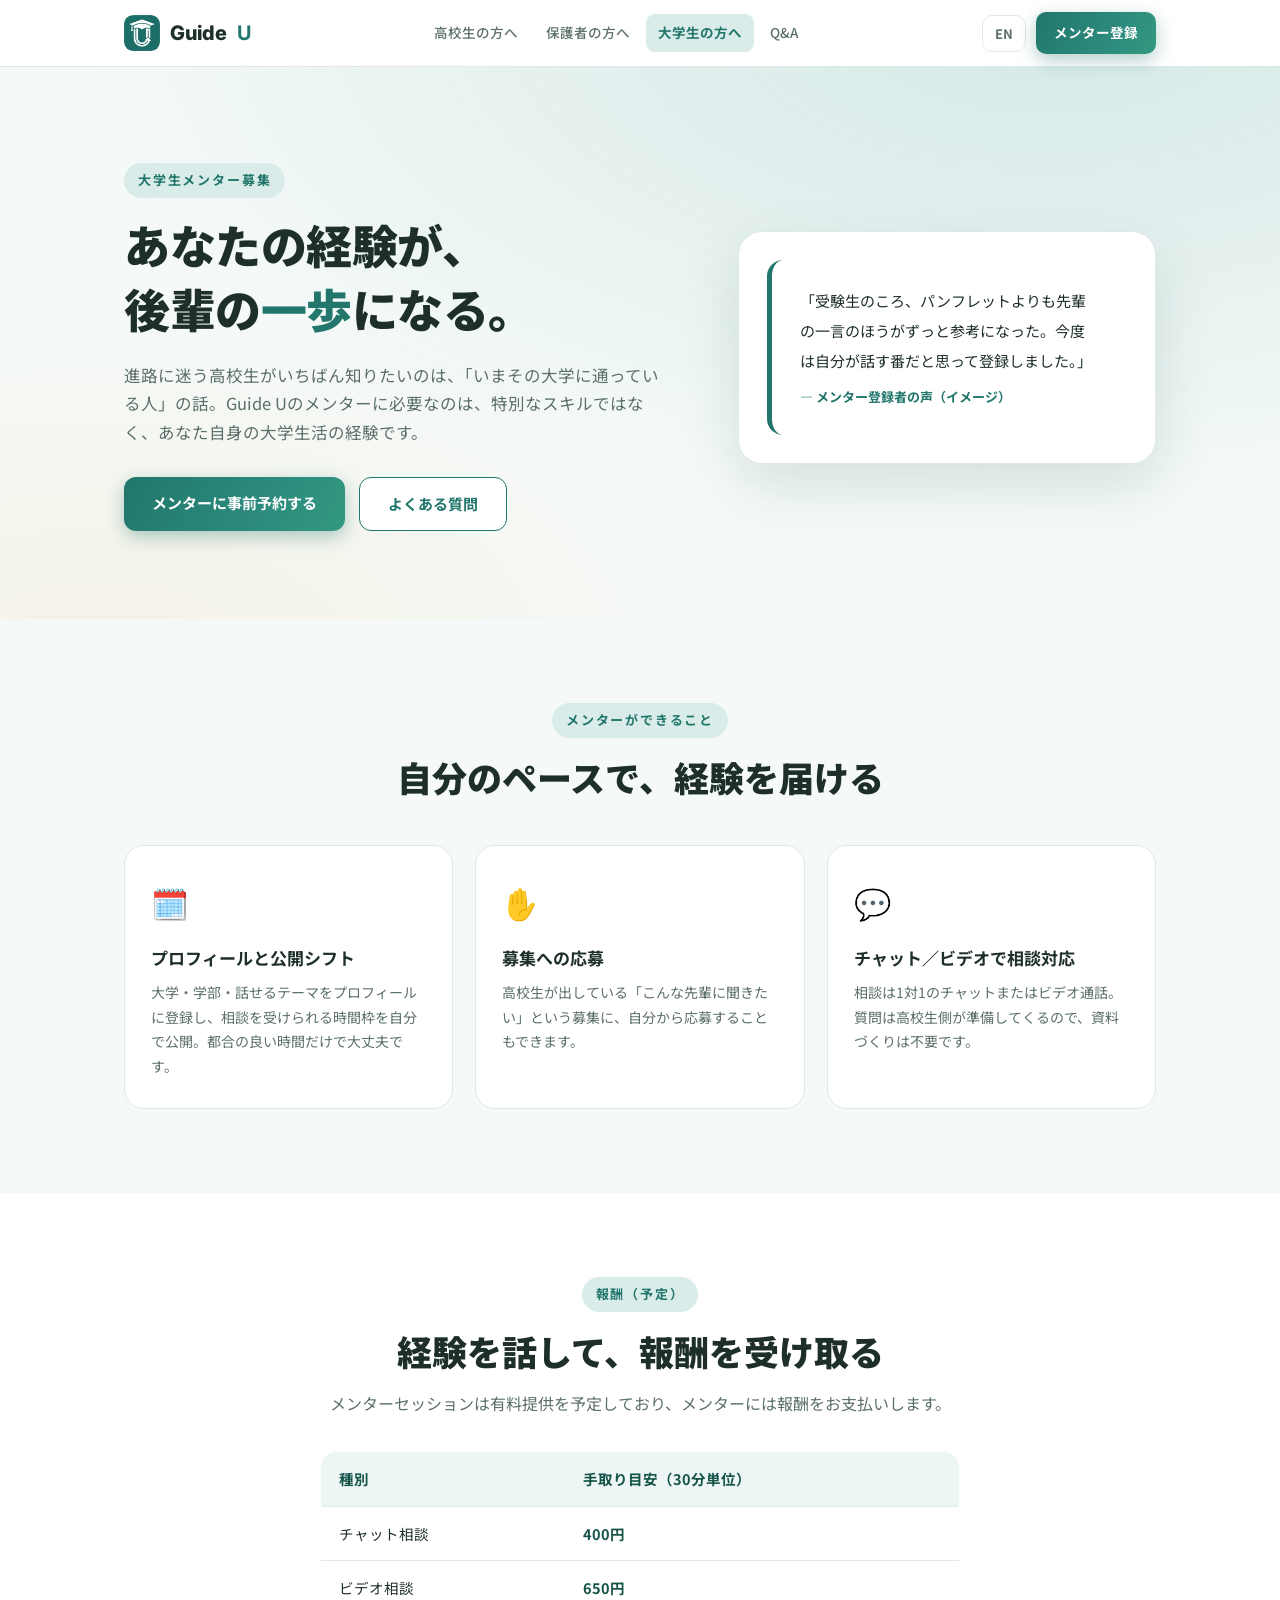
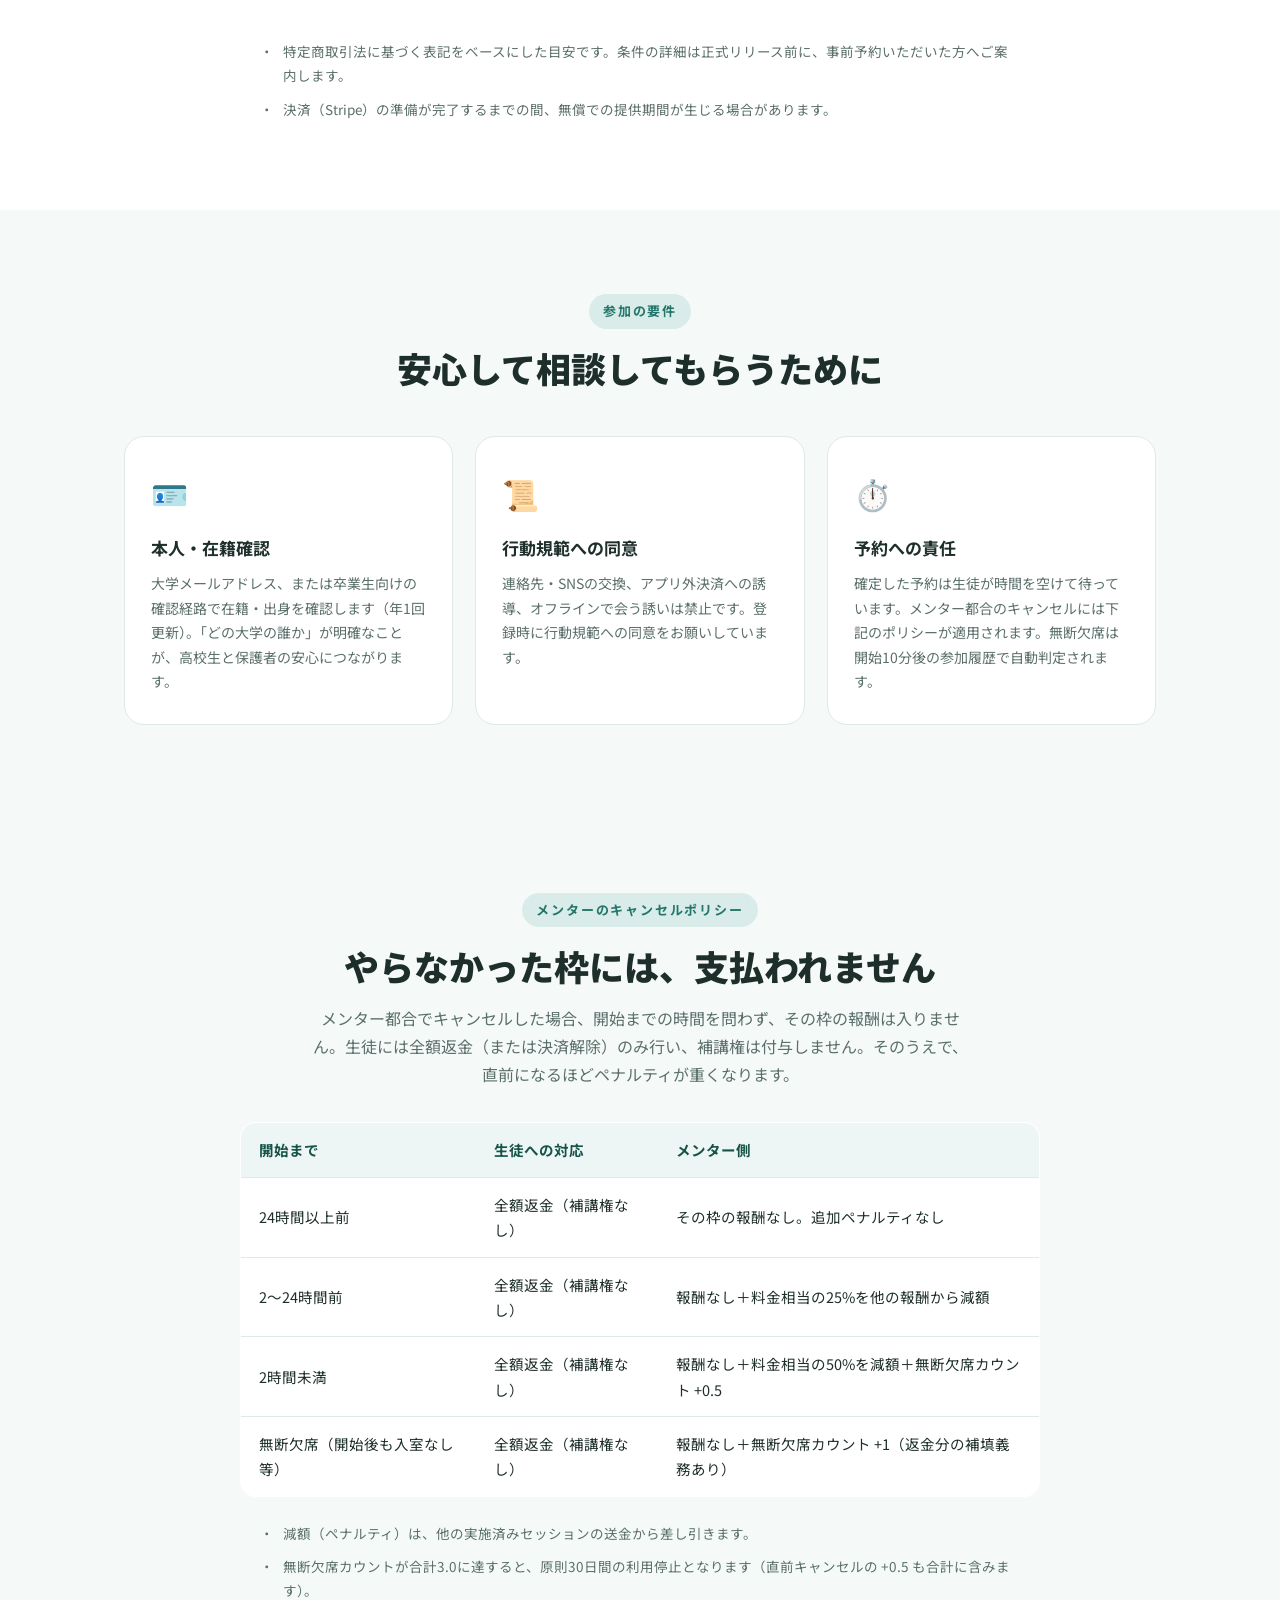
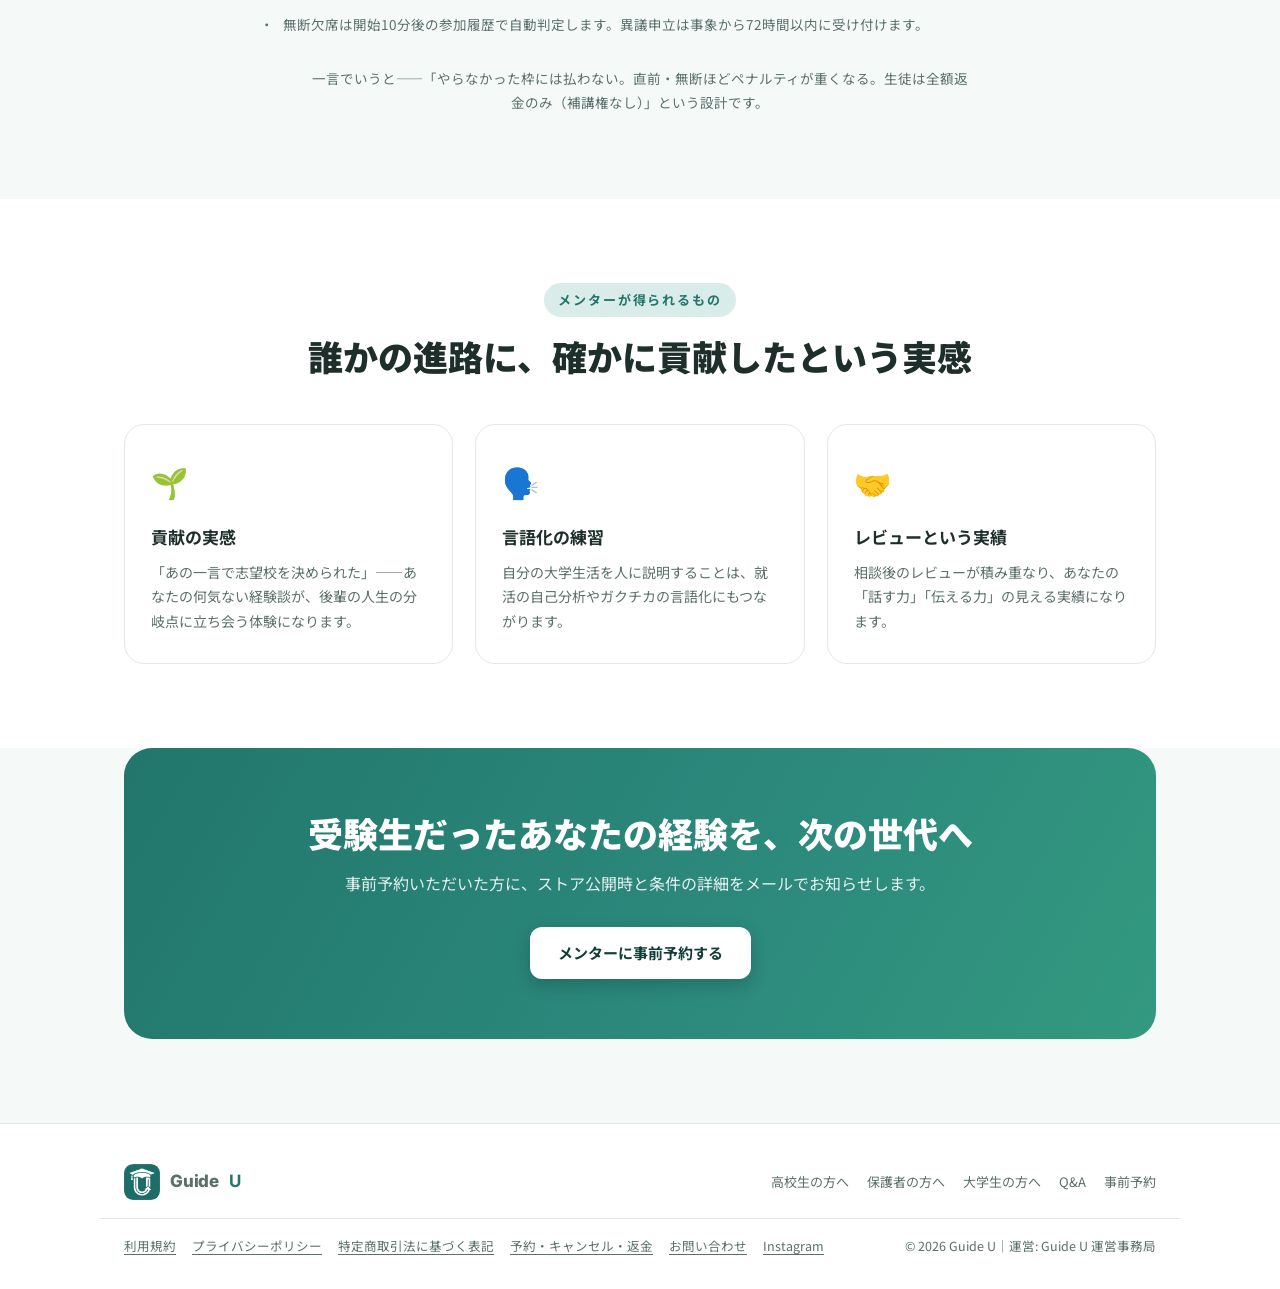
<file: mentor.html>
<!DOCTYPE html>
<html lang="ja">
<head>
<meta charset="UTF-8">
<meta name="viewport" content="width=device-width, initial-scale=1.0">
<title>大学生の方へ | Guide U — あなたの経験が、後輩の一歩になる</title>
<meta name="description" content="Guide Uはメンターとして参加する大学生を募集しています。話すのは自分の大学・学部のリアルな経験だけ。特別なスキルは必要ありません。">
<link rel="icon" type="image/png" sizes="32x32" href="/assets/favicon-32.png">
<link rel="icon" type="image/png" sizes="192x192" href="/assets/favicon-192.png">
<link rel="icon" href="/assets/favicon.ico" sizes="any">
<link rel="apple-touch-icon" href="/assets/apple-touch-icon.png">
<link rel="preconnect" href="https://fonts.googleapis.com">
<link href="https://fonts.googleapis.com/css2?family=Inter:wght@400;600;700;800&family=Noto+Sans+JP:wght@400;500;700;900&display=swap" rel="stylesheet">
<link rel="stylesheet" href="assets/site.css">
<script src="assets/config.js"></script>
<style>
.quote{background:var(--card);border-left:5px solid var(--teal);border-radius:16px;padding:26px 28px}
.quote p{font-size:15px;line-height:2}
.quote .who{margin-top:10px;font-size:13px;color:var(--teal);font-weight:700}
</style>
</head>
<body>

<nav>
  <div class="nav-in">
    <a href="index.html" class="logo"><img src="assets/icon.png?v=20261015" alt="Guide U" onerror="this.style.display='none'">Guide <b>U</b></a>
    <div class="nav-links">
      <a href="index.html" data-i18n="nav_student">高校生の方へ</a>
      <a href="parents.html" data-i18n="nav_parent">保護者の方へ</a>
      <a href="mentor.html" class="current" data-i18n="nav_mentor">大学生の方へ</a>
      <a href="faq.html" data-i18n="nav_faq">Q&amp;A</a>
    </div>
    <div class="nav-cta">
      <button class="lang-btn" id="langToggle" onclick="toggleLang()">EN</button>
      <a href="register.html#mentor" class="btn btn-primary btn-sm" data-i18n="nav_register">メンター登録</a>
    </div>
  </div>
</nav>

<header class="hero">
  <div class="wrap hero-grid">
    <div>
      <span class="kicker" data-i18n="hero_kicker">大学生メンター募集</span>
      <h1 data-i18n="hero_title">あなたの経験が、<br>後輩の<em>一歩</em>になる。</h1>
      <p class="sub" data-i18n="hero_sub">進路に迷う高校生がいちばん知りたいのは、「いまその大学に通っている人」の話。Guide Uのメンターに必要なのは、特別なスキルではなく、あなた自身の大学生活の経験です。</p>
      <div class="hero-btns">
        <a href="register.html#mentor" class="btn btn-primary" data-i18n="hero_cta1">メンターに事前予約する</a>
        <a href="faq.html#mentor" class="btn btn-ghost" data-i18n="hero_cta2">よくある質問</a>
      </div>
    </div>
    <div class="hero-visual">
      <div class="quote" style="box-shadow:none">
        <p data-i18n="quote">「受験生のころ、パンフレットよりも先輩の一言のほうがずっと参考になった。今度は自分が話す番だと思って登録しました。」</p>
        <div class="who" data-i18n="quote_who">— メンター登録者の声（イメージ）</div>
      </div>
    </div>
  </div>
</header>

<section>
  <div class="wrap center">
    <span class="kicker" data-i18n="do_kicker">メンターができること</span>
    <h2 data-i18n="do_title">自分のペースで、経験を届ける</h2>
    <div class="cards">
      <div class="card"><div class="ico">🗓️</div><h3 data-i18n="do1_t">プロフィールと公開シフト</h3><p data-i18n="do1_b">大学・学部・話せるテーマをプロフィールに登録し、相談を受けられる時間枠を自分で公開。都合の良い時間だけで大丈夫です。</p></div>
      <div class="card"><div class="ico">✋</div><h3 data-i18n="do2_t">募集への応募</h3><p data-i18n="do2_b">高校生が出している「こんな先輩に聞きたい」という募集に、自分から応募することもできます。</p></div>
      <div class="card"><div class="ico">💬</div><h3 data-i18n="do3_t">チャット／ビデオで相談対応</h3><p data-i18n="do3_b">相談は1対1のチャットまたはビデオ通話。質問は高校生側が準備してくるので、資料づくりは不要です。</p></div>
    </div>
  </div>
</section>

<section style="background:#fff">
  <div class="wrap center">
    <span class="kicker" data-i18n="rw_kicker">報酬（予定）</span>
    <h2 data-i18n="rw_title">経験を話して、報酬を受け取る</h2>
    <p class="lead" data-i18n="rw_lead">メンターセッションは有料提供を予定しており、メンターには報酬をお支払いします。</p>
    <div class="tbl-wrap" style="max-width:640px;margin-left:auto;margin-right:auto">
      <table class="tbl">
        <tr><th data-i18n="rw_h1">種別</th><th data-i18n="rw_h2">手取り目安（30分単位）</th></tr>
        <tr><td data-i18n="rw_r1">チャット相談</td><td class="em" data-i18n="rw_r1v">400円</td></tr>
        <tr><td data-i18n="rw_r2">ビデオ相談</td><td class="em" data-i18n="rw_r2v">650円</td></tr>
      </table>
    </div>
    <ul class="notes">
      <li data-i18n="rw_n1">特定商取引法に基づく表記をベースにした目安です。条件の詳細は正式リリース前に、事前予約いただいた方へご案内します。</li>
      <li data-i18n="rw_n2">決済（Stripe）の準備が完了するまでの間、無償での提供期間が生じる場合があります。</li>
    </ul>
  </div>
</section>

<section>
  <div class="wrap center">
    <span class="kicker" data-i18n="req_kicker">参加の要件</span>
    <h2 data-i18n="req_title">安心して相談してもらうために</h2>
    <div class="cards">
      <div class="card"><div class="ico">🪪</div><h3 data-i18n="req1_t">本人・在籍確認</h3><p data-i18n="req1_b">大学メールアドレス、または卒業生向けの確認経路で在籍・出身を確認します（年1回更新）。「どの大学の誰か」が明確なことが、高校生と保護者の安心につながります。</p></div>
      <div class="card"><div class="ico">📜</div><h3 data-i18n="req2_t">行動規範への同意</h3><p data-i18n="req2_b">連絡先・SNSの交換、アプリ外決済への誘導、オフラインで会う誘いは禁止です。登録時に行動規範への同意をお願いしています。</p></div>
      <div class="card"><div class="ico">⏱️</div><h3 data-i18n="req3_t">予約への責任</h3><p data-i18n="req3_b">確定した予約は生徒が時間を空けて待っています。メンター都合のキャンセルには下記のポリシーが適用されます。無断欠席は開始10分後の参加履歴で自動判定されます。</p></div>
    </div>
  </div>
</section>

<section id="cancel-policy">
  <div class="wrap center">
    <span class="kicker" data-i18n="mc_kicker">メンターのキャンセルポリシー</span>
    <h2 data-i18n="mc_title">やらなかった枠には、支払われません</h2>
    <p class="lead" data-i18n="mc_lead">メンター都合でキャンセルした場合、開始までの時間を問わず、その枠の報酬は入りません。生徒には全額返金（または決済解除）のみ行い、補講権は付与しません。そのうえで、直前になるほどペナルティが重くなります。</p>
    <div class="tbl-wrap" style="max-width:800px;margin-left:auto;margin-right:auto">
      <table class="tbl">
        <tr><th data-i18n="mc_h1">開始まで</th><th data-i18n="mc_h2">生徒への対応</th><th data-i18n="mc_h3">メンター側</th></tr>
        <tr><td data-i18n="mc_r1">24時間以上前</td><td data-i18n="mc_r1a">全額返金（補講権なし）</td><td data-i18n="mc_r1b">その枠の報酬なし。追加ペナルティなし</td></tr>
        <tr><td data-i18n="mc_r2">2〜24時間前</td><td data-i18n="mc_r2a">全額返金（補講権なし）</td><td data-i18n="mc_r2b">報酬なし＋料金相当の25%を他の報酬から減額</td></tr>
        <tr><td data-i18n="mc_r3">2時間未満</td><td data-i18n="mc_r3a">全額返金（補講権なし）</td><td data-i18n="mc_r3b">報酬なし＋料金相当の50%を減額＋無断欠席カウント +0.5</td></tr>
        <tr><td data-i18n="mc_r4">無断欠席（開始後も入室なし等）</td><td data-i18n="mc_r4a">全額返金（補講権なし）</td><td data-i18n="mc_r4b">報酬なし＋無断欠席カウント +1（返金分の補填義務あり）</td></tr>
      </table>
    </div>
    <ul class="notes">
      <li data-i18n="mc_n1">減額（ペナルティ）は、他の実施済みセッションの送金から差し引きます。</li>
      <li data-i18n="mc_n2">無断欠席カウントが合計3.0に達すると、原則30日間の利用停止となります（直前キャンセルの +0.5 も合計に含みます）。</li>
      <li data-i18n="mc_n3">無断欠席は開始10分後の参加履歴で自動判定します。異議申立は事象から72時間以内に受け付けます。</li>
    </ul>
    <p class="lead center" style="margin:26px auto 0;font-size:13.5px" data-i18n="mc_sum">一言でいうと——「やらなかった枠には払わない。直前・無断ほどペナルティが重くなる。生徒は全額返金のみ（補講権なし）」という設計です。</p>
  </div>
</section>

<section style="background:#fff">
  <div class="wrap center">
    <span class="kicker" data-i18n="get_kicker">メンターが得られるもの</span>
    <h2 data-i18n="get_title">誰かの進路に、確かに貢献したという実感</h2>
    <div class="cards">
      <div class="card"><div class="ico">🌱</div><h3 data-i18n="get1_t">貢献の実感</h3><p data-i18n="get1_b">「あの一言で志望校を決められた」——あなたの何気ない経験談が、後輩の人生の分岐点に立ち会う体験になります。</p></div>
      <div class="card"><div class="ico">🗣️</div><h3 data-i18n="get2_t">言語化の練習</h3><p data-i18n="get2_b">自分の大学生活を人に説明することは、就活の自己分析やガクチカの言語化にもつながります。</p></div>
      <div class="card"><div class="ico">🤝</div><h3 data-i18n="get3_t">レビューという実績</h3><p data-i18n="get3_b">相談後のレビューが積み重なり、あなたの「話す力」「伝える力」の見える実績になります。</p></div>
    </div>
  </div>
</section>

<section style="padding-top:0">
  <div class="wrap">
    <div class="cta-band">
      <h2 data-i18n="cta_title">受験生だったあなたの経験を、次の世代へ</h2>
      <p data-i18n="cta_sub">事前予約いただいた方に、ストア公開時と条件の詳細をメールでお知らせします。</p>
      <a href="register.html#mentor" class="btn btn-white" data-i18n="cta_btn">メンターに事前予約する</a>
    </div>
  </div>
</section>

<footer>
  <div class="wrap foot">
    <div class="logo" style="font-size:17px"><img src="assets/icon.png?v=20261015" alt="" onerror="this.style.display='none'">Guide <b>U</b></div>
    <div class="foot-links">
      <a href="index.html" data-i18n="f_student">高校生の方へ</a>
      <a href="parents.html" data-i18n="f_parent">保護者の方へ</a>
      <a href="mentor.html" data-i18n="f_mentor">大学生の方へ</a>
      <a href="faq.html">Q&amp;A</a>
      <a href="register.html" data-i18n="f_register">事前予約</a>
    </div>
  </div>
  <div class="foot-legal">
    <div class="links">
      <a href="#" data-form="terms" data-i18n="l_terms">利用規約</a>
      <a href="#" data-form="privacy" data-i18n="l_privacy">プライバシーポリシー</a>
      <a href="#" data-form="tokusho" data-i18n="l_tokusho">特定商取引法に基づく表記</a>
      <a href="#" data-form="booking" data-i18n="l_booking">予約・キャンセル・返金</a>
      <a href="#" data-form="qa" data-i18n="l_contact">お問い合わせ</a>
      <a href="#" data-form="instagram">Instagram</a>
    </div>
    <div data-i18n="f_c">© 2026 Guide U｜運営: Guide U 運営事務局</div>
  </div>
</footer>

<script>
window.I18N_EN = {
  nav_student:"For Students", nav_parent:"For Parents", nav_mentor:"For Mentors", nav_faq:"Q&A", nav_register:"Become a mentor",
  hero_kicker:"Recruiting university student mentors",
  hero_title:"Your experience becomes<br>someone's <em>first step.</em>",
  hero_sub:"What lost high schoolers want most is to hear from someone actually attending. Being a Guide U mentor requires no special skills — just your own campus experience.",
  hero_cta1:"Pre-register as a mentor", hero_cta2:"See the Q&A",
  quote:"“When I was preparing for exams, one comment from a senpai helped me more than any brochure. I signed up because now it's my turn to talk.”",
  quote_who:"— A mentor's voice (illustrative)",
  do_kicker:"What mentors do",
  do_title:"Share your experience, at your own pace",
  do1_t:"Profile & open slots", do1_b:"Register your university, faculty, and topics, and publish the time slots you can take. Only the hours that suit you.",
  do2_t:"Apply to requests", do2_b:"You can also apply to students' posted requests — “I want to hear from a senpai like this.”",
  do3_t:"Chat / video consultations", do3_b:"Consultations are 1-on-1 chat or video calls. Students bring prepared questions, so no materials are needed.",
  rw_kicker:"Compensation (planned)",
  rw_title:"Get paid for sharing your experience",
  rw_lead:"Mentor sessions are planned as a paid service, and mentors are compensated.",
  rw_h1:"Type", rw_h2:"Approx. take-home (per 30 min)",
  rw_r1:"Chat consultation", rw_r1v:"¥400",
  rw_r2:"Video consultation", rw_r2v:"¥650",
  rw_n1:"Estimates based on the Commercial Transactions Act disclosure. Full terms will be shared with pre-registered mentors before official release.",
  rw_n2:"Until payment processing (Stripe) is ready, there may be a period of unpaid service.",
  req_kicker:"Requirements",
  req_title:"So students can consult with confidence",
  req1_t:"Identity & enrollment check", req1_b:"We verify enrollment via university email, or an alumni route for graduates (renewed annually). Knowing exactly who mentors are is what reassures students and parents.",
  req2_t:"Code of conduct", req2_b:"Exchanging contact details or SNS, steering payments outside the app, and inviting offline meetings are prohibited. We ask for your agreement at registration.",
  req3_t:"Responsibility for bookings", req3_b:"Students set aside their time for confirmed bookings. Mentor-initiated cancellations follow the policy below. No-shows are determined automatically 10 minutes after start time.",
  mc_kicker:"Mentor cancellation policy",
  mc_title:"Slots you don't deliver aren't paid",
  mc_lead:"If you cancel for your own reasons, you receive no compensation for that slot regardless of timing, and the student gets a full refund (or payment release) only — no make-up credit. On top of that, penalties grow the closer to the start you cancel.",
  mc_h1:"Before start", mc_h2:"For the student", mc_h3:"For the mentor",
  mc_r1:"24+ hours", mc_r1a:"Full refund (no make-up credit)", mc_r1b:"No pay for the slot. No further penalty",
  mc_r2:"2–24 hours", mc_r2a:"Full refund (no make-up credit)", mc_r2b:"No pay + 25% of the session fee deducted from other earnings",
  mc_r3:"Under 2 hours", mc_r3a:"Full refund (no make-up credit)", mc_r3b:"No pay + 50% deducted + no-show count +0.5",
  mc_r4:"No-show (no entry after start)", mc_r4a:"Full refund (no make-up credit)", mc_r4b:"No pay + no-show count +1 (obligation to cover the refund)",
  mc_n1:"Deductions (penalties) are taken from payouts for other completed sessions.",
  mc_n2:"When your no-show count reaches a total of 3.0, your account is suspended for 30 days as a rule (the +0.5 from last-minute cancellations counts toward this total).",
  mc_n3:"No-shows are determined automatically from attendance records 10 minutes after start time. Disputes are accepted within 72 hours of the event.",
  mc_sum:"In short: slots you don't deliver aren't paid; the later or more sudden the cancellation, the heavier the penalty; and students get a full refund only (no make-up credit).",
  get_kicker:"What you gain",
  get_title:"The real feeling of having helped someone's future",
  get1_t:"A sense of contribution", get1_b:"“That one comment helped me decide.” Your casual stories put you at the turning point of someone's life.",
  get2_t:"Practice articulating", get2_b:"Explaining your campus life to others feeds directly into job-hunting self-analysis and interview stories.",
  get3_t:"Reviews as a track record", get3_b:"Reviews accumulate after each session — visible proof of your ability to communicate.",
  cta_title:"Pass your exam-season experience to the next generation",
  cta_sub:"Pre-registered mentors will be emailed when the app launches, along with full terms.",
  cta_btn:"Pre-register as a mentor",
  f_student:"For Students", f_parent:"For Parents", f_mentor:"For Mentors", f_register:"Pre-register",
  l_terms:"Terms of Service", l_privacy:"Privacy Policy", l_tokusho:"Commercial Transactions Act", l_booking:"Booking & Refund Policy", l_contact:"Contact",
  f_c:"© 2026 Guide U | Operated by the Guide U Team"
};
</script>
<script src="assets/site.js"></script>
</body>
</html>
</file>
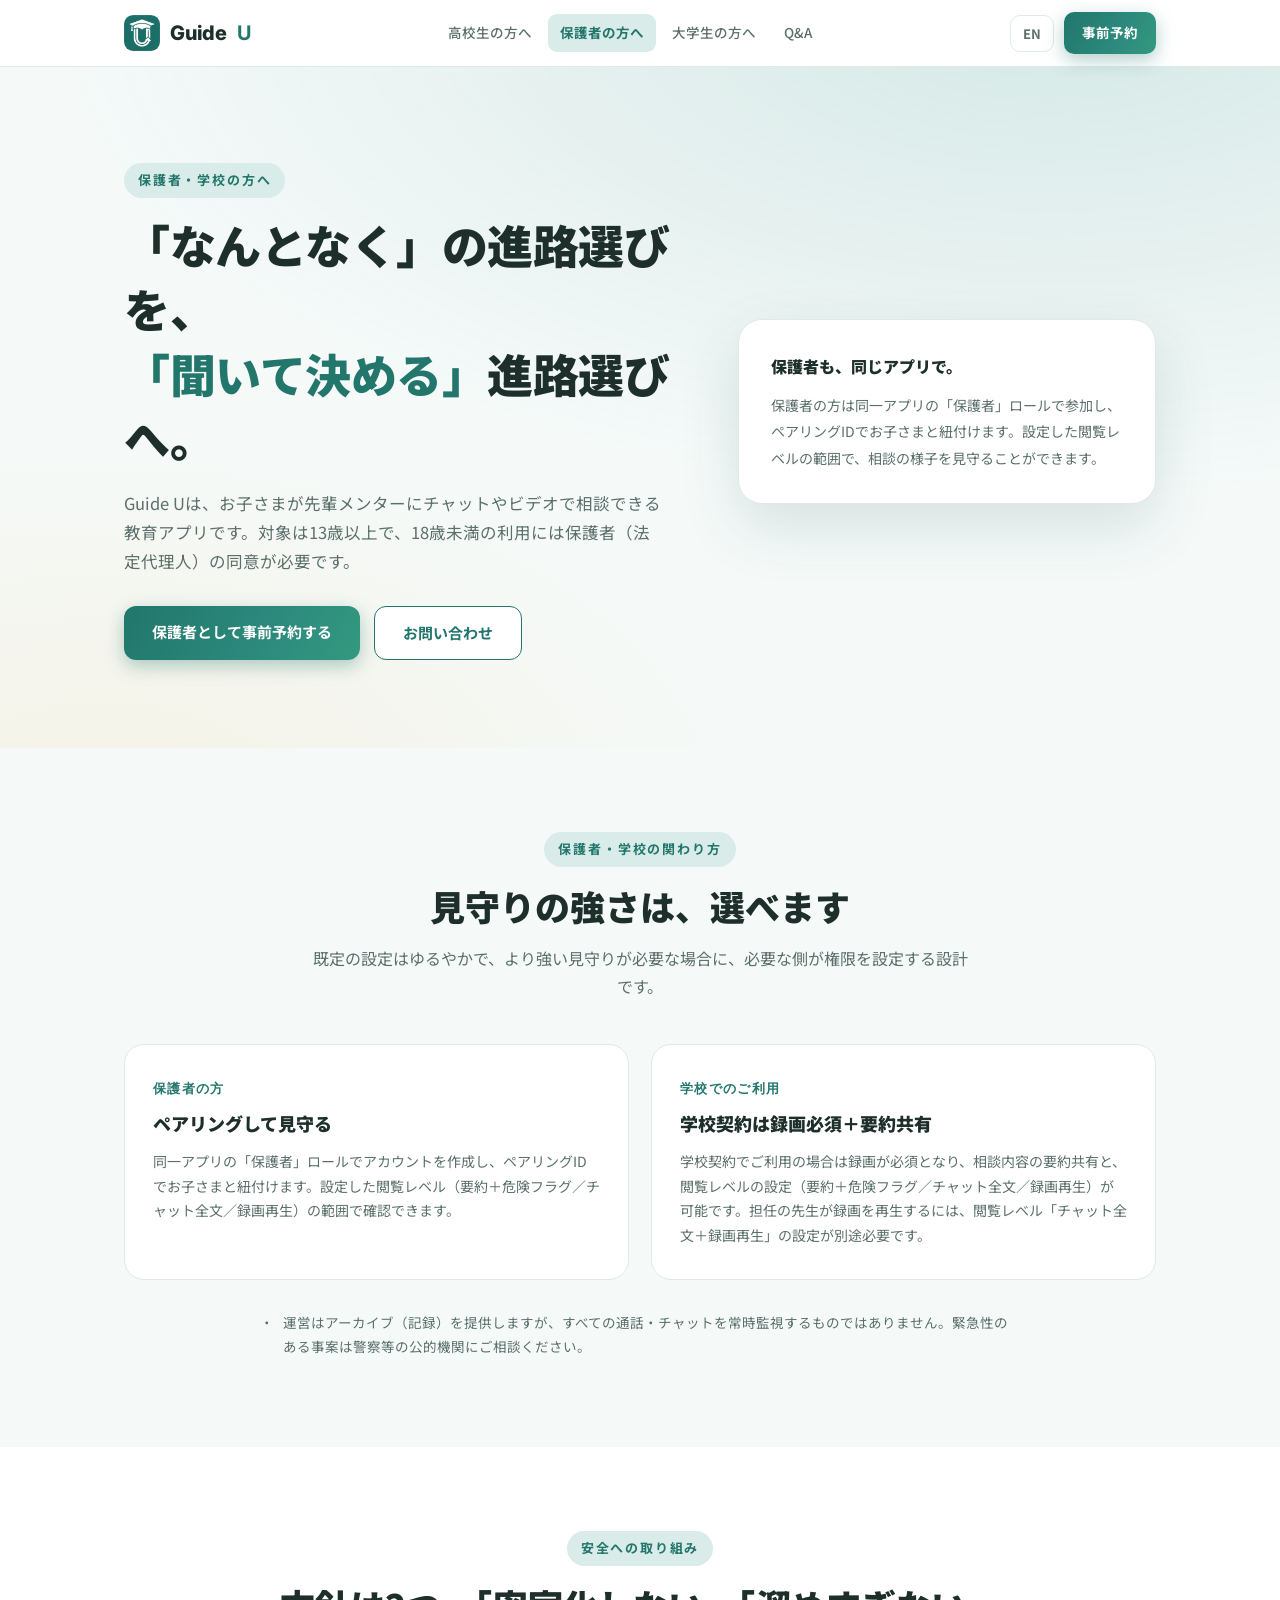
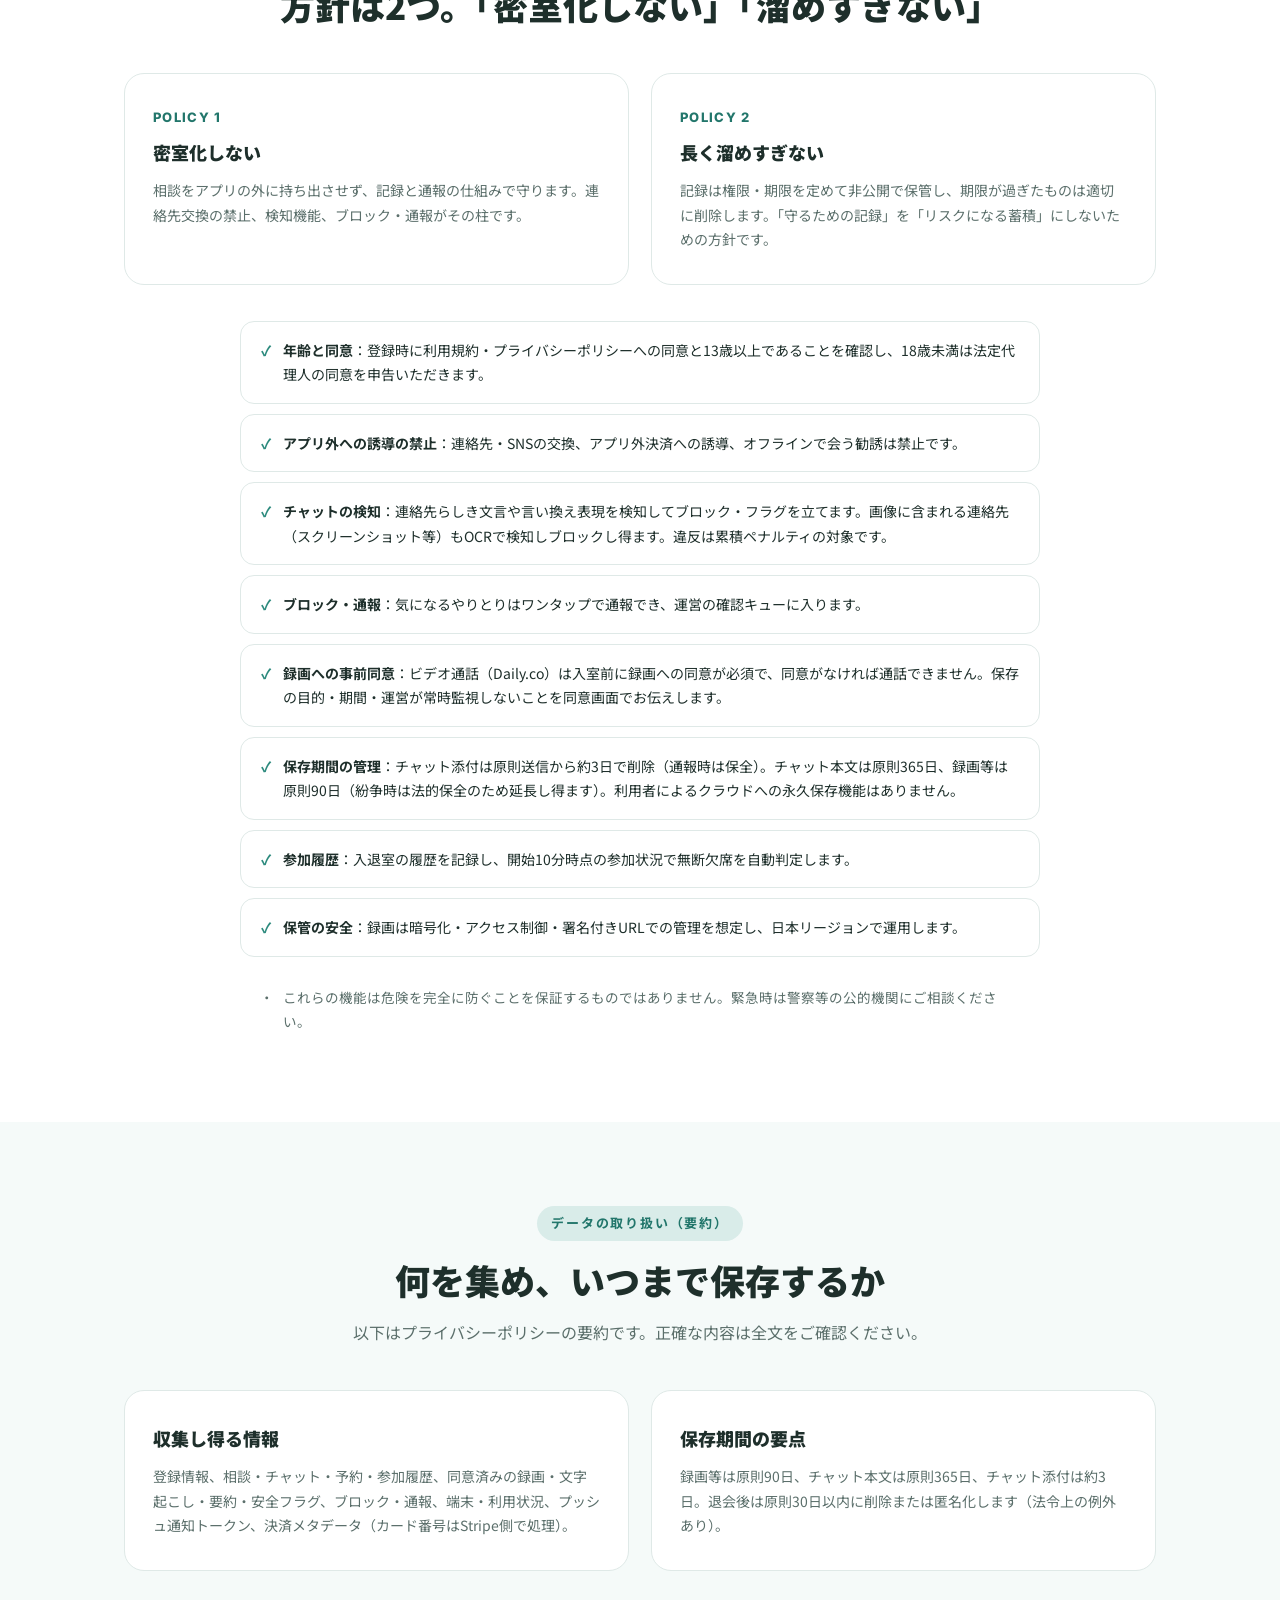
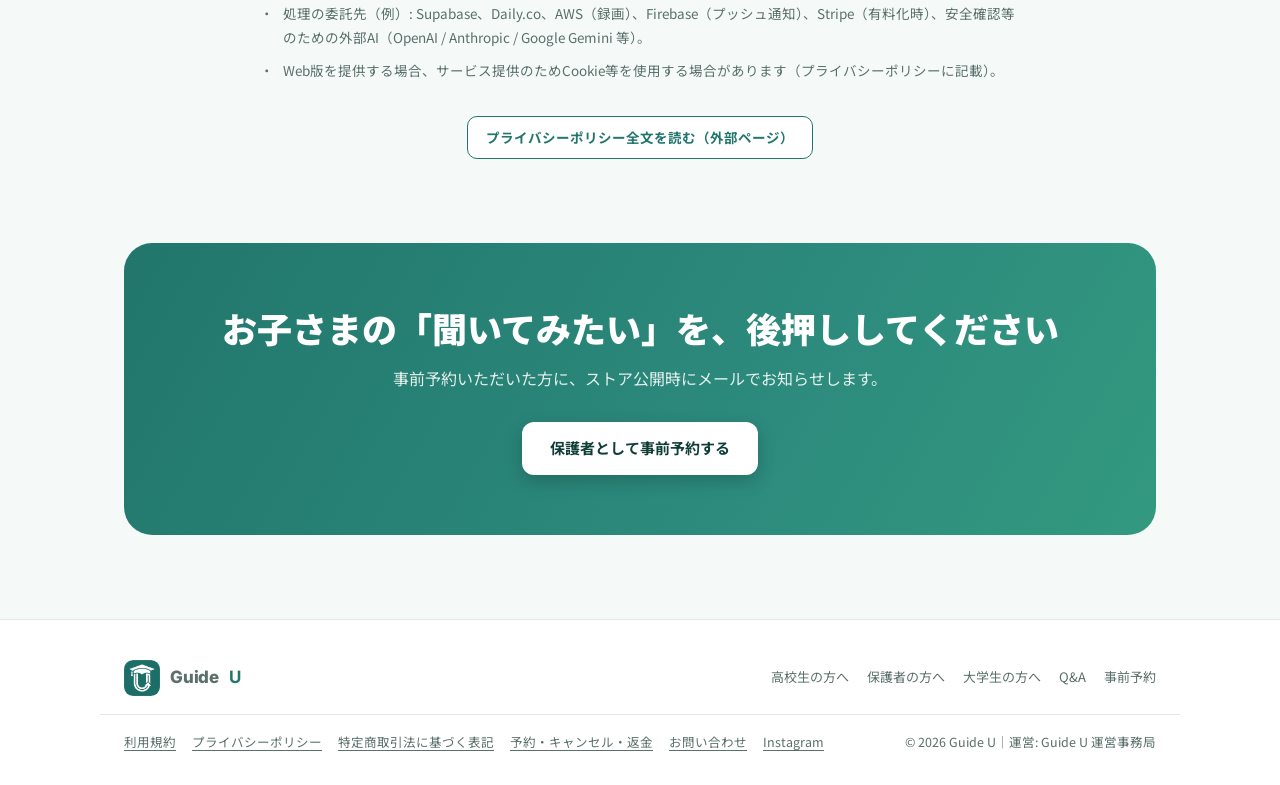
<file: parents.html>
<!DOCTYPE html>
<html lang="ja">
<head>
<meta charset="UTF-8">
<meta name="viewport" content="width=device-width, initial-scale=1.0">
<title>保護者・学校の方へ | Guide U</title>
<meta name="description" content="Guide Uの保護者ロールと見守りの仕組み、安全への取り組み、データの取り扱いについてご説明します。">
<link rel="icon" type="image/png" sizes="32x32" href="/assets/favicon-32.png">
<link rel="icon" type="image/png" sizes="192x192" href="/assets/favicon-192.png">
<link rel="icon" href="/assets/favicon.ico" sizes="any">
<link rel="apple-touch-icon" href="/assets/apple-touch-icon.png">
<link rel="preconnect" href="https://fonts.googleapis.com">
<link href="https://fonts.googleapis.com/css2?family=Inter:wght@400;600;700;800&family=Noto+Sans+JP:wght@400;500;700;900&display=swap" rel="stylesheet">
<link rel="stylesheet" href="assets/site.css">
<script src="assets/config.js"></script>
<style>
.two-col{display:grid;grid-template-columns:1fr 1fr;gap:22px;margin-top:44px;text-align:left}
.pillar{background:var(--card);border:1px solid var(--line);border-radius:20px;padding:32px 28px}
.pillar .no{font-family:'Inter',sans-serif;font-weight:800;font-size:13px;color:var(--teal);letter-spacing:.1em;margin-bottom:8px}
.pillar h3{font-size:18px;font-weight:900;margin-bottom:10px}
.pillar p{font-size:14px;color:var(--muted)}
.detail-list{max-width:800px;margin:36px auto 0;text-align:left}
.detail-list li{background:var(--card);border:1px solid var(--line);border-radius:14px;padding:16px 20px;margin-bottom:10px;font-size:14px;color:var(--text);list-style:none;display:flex;gap:12px;align-items:flex-start}
.detail-list li::before{content:"✓";color:var(--teal-600);font-weight:800;flex:none}
.detail-list li span b{font-weight:700}
.level-tbl td:first-child{font-weight:700;color:var(--teal-800);white-space:nowrap}
@media(max-width:800px){.two-col{grid-template-columns:1fr}}
</style>
</head>
<body>

<nav>
  <div class="nav-in">
    <a href="index.html" class="logo"><img src="assets/icon.png?v=20261015" alt="Guide U" onerror="this.style.display='none'">Guide <b>U</b></a>
    <div class="nav-links">
      <a href="index.html" data-i18n="nav_student">高校生の方へ</a>
      <a href="parents.html" class="current" data-i18n="nav_parent">保護者の方へ</a>
      <a href="mentor.html" data-i18n="nav_mentor">大学生の方へ</a>
      <a href="faq.html" data-i18n="nav_faq">Q&amp;A</a>
    </div>
    <div class="nav-cta">
      <button class="lang-btn" id="langToggle" onclick="toggleLang()">EN</button>
      <a href="register.html#parent" class="btn btn-primary btn-sm" data-i18n="nav_register">事前予約</a>
    </div>
  </div>
</nav>

<header class="hero">
  <div class="wrap hero-grid">
    <div>
      <span class="kicker" data-i18n="hero_kicker">保護者・学校の方へ</span>
      <h1 data-i18n="hero_title">「なんとなく」の進路選びを、<br><em>「聞いて決める」</em>進路選びへ。</h1>
      <p class="sub" data-i18n="hero_sub">Guide Uは、お子さまが先輩メンターにチャットやビデオで相談できる教育アプリです。対象は13歳以上で、18歳未満の利用には保護者（法定代理人）の同意が必要です。</p>
      <div class="hero-btns">
        <a href="register.html#parent" class="btn btn-primary" data-i18n="hero_cta1">保護者として事前予約する</a>
        <a href="#" data-form="qa" class="btn btn-ghost" data-i18n="hero_cta2">お問い合わせ</a>
      </div>
    </div>
    <div class="hero-visual">
      <div style="padding:4px">
        <h3 style="font-size:16px;font-weight:900;margin-bottom:12px" data-i18n="hv_t">保護者も、同じアプリで。</h3>
        <p style="font-size:14px;color:var(--muted);line-height:1.9" data-i18n="hv_b">保護者の方は同一アプリの「保護者」ロールで参加し、ペアリングIDでお子さまと紐付けます。設定した閲覧レベルの範囲で、相談の様子を見守ることができます。</p>
      </div>
    </div>
  </div>
</header>

<section>
  <div class="wrap center">
    <span class="kicker" data-i18n="role_kicker">保護者・学校の関わり方</span>
    <h2 data-i18n="role_title">見守りの強さは、選べます</h2>
    <p class="lead" data-i18n="role_lead">既定の設定はゆるやかで、より強い見守りが必要な場合に、必要な側が権限を設定する設計です。</p>
    <div class="two-col">
      <div class="pillar">
        <div class="no" data-i18n="r1_no">保護者の方</div>
        <h3 data-i18n="r1_t">ペアリングして見守る</h3>
        <p data-i18n="r1_b">同一アプリの「保護者」ロールでアカウントを作成し、ペアリングIDでお子さまと紐付けます。設定した閲覧レベル（要約＋危険フラグ／チャット全文／録画再生）の範囲で確認できます。</p>
      </div>
      <div class="pillar">
        <div class="no" data-i18n="r2_no">学校でのご利用</div>
        <h3 data-i18n="r2_t">学校契約は録画必須＋要約共有</h3>
        <p data-i18n="r2_b">学校契約でご利用の場合は録画が必須となり、相談内容の要約共有と、閲覧レベルの設定（要約＋危険フラグ／チャット全文／録画再生）が可能です。担任の先生が録画を再生するには、閲覧レベル「チャット全文＋録画再生」の設定が別途必要です。</p>
      </div>
    </div>
    <ul class="notes" style="margin-top:26px">
      <li data-i18n="role_n1">運営はアーカイブ（記録）を提供しますが、すべての通話・チャットを常時監視するものではありません。緊急性のある事案は警察等の公的機関にご相談ください。</li>
    </ul>
  </div>
</section>

<section id="safety" style="background:#fff">
  <div class="wrap center">
    <span class="kicker" data-i18n="sf_kicker">安全への取り組み</span>
    <h2 data-i18n="sf_title">方針は2つ。「密室化しない」「溜めすぎない」</h2>
    <div class="two-col">
      <div class="pillar">
        <div class="no">POLICY 1</div>
        <h3 data-i18n="p1_t">密室化しない</h3>
        <p data-i18n="p1_b">相談をアプリの外に持ち出させず、記録と通報の仕組みで守ります。連絡先交換の禁止、検知機能、ブロック・通報がその柱です。</p>
      </div>
      <div class="pillar">
        <div class="no">POLICY 2</div>
        <h3 data-i18n="p2_t">長く溜めすぎない</h3>
        <p data-i18n="p2_b">記録は権限・期限を定めて非公開で保管し、期限が過ぎたものは適切に削除します。「守るための記録」を「リスクになる蓄積」にしないための方針です。</p>
      </div>
    </div>
    <ul class="detail-list">
      <li><span data-i18n="d1"><b>年齢と同意</b>：登録時に利用規約・プライバシーポリシーへの同意と13歳以上であることを確認し、18歳未満は法定代理人の同意を申告いただきます。</span></li>
      <li><span data-i18n="d2"><b>アプリ外への誘導の禁止</b>：連絡先・SNSの交換、アプリ外決済への誘導、オフラインで会う勧誘は禁止です。</span></li>
      <li><span data-i18n="d3"><b>チャットの検知</b>：連絡先らしき文言や言い換え表現を検知してブロック・フラグを立てます。画像に含まれる連絡先（スクリーンショット等）もOCRで検知しブロックし得ます。違反は累積ペナルティの対象です。</span></li>
      <li><span data-i18n="d4"><b>ブロック・通報</b>：気になるやりとりはワンタップで通報でき、運営の確認キューに入ります。</span></li>
      <li><span data-i18n="d5"><b>録画への事前同意</b>：ビデオ通話（Daily.co）は入室前に録画への同意が必須で、同意がなければ通話できません。保存の目的・期間・運営が常時監視しないことを同意画面でお伝えします。</span></li>
      <li><span data-i18n="d6"><b>保存期間の管理</b>：チャット添付は原則送信から約3日で削除（通報時は保全）。チャット本文は原則365日、録画等は原則90日（紛争時は法的保全のため延長し得ます）。利用者によるクラウドへの永久保存機能はありません。</span></li>
      <li><span data-i18n="d7"><b>参加履歴</b>：入退室の履歴を記録し、開始10分時点の参加状況で無断欠席を自動判定します。</span></li>
      <li><span data-i18n="d8"><b>保管の安全</b>：録画は暗号化・アクセス制御・署名付きURLでの管理を想定し、日本リージョンで運用します。</span></li>
    </ul>
    <ul class="notes" style="margin-top:24px">
      <li data-i18n="sf_note">これらの機能は危険を完全に防ぐことを保証するものではありません。緊急時は警察等の公的機関にご相談ください。</li>
    </ul>
  </div>
</section>

<section id="data">
  <div class="wrap center">
    <span class="kicker" data-i18n="dt_kicker">データの取り扱い（要約）</span>
    <h2 data-i18n="dt_title">何を集め、いつまで保存するか</h2>
    <p class="lead" data-i18n="dt_lead">以下はプライバシーポリシーの要約です。正確な内容は全文をご確認ください。</p>
    <div class="two-col">
      <div class="pillar">
        <h3 data-i18n="dt1_t">収集し得る情報</h3>
        <p data-i18n="dt1_b">登録情報、相談・チャット・予約・参加履歴、同意済みの録画・文字起こし・要約・安全フラグ、ブロック・通報、端末・利用状況、プッシュ通知トークン、決済メタデータ（カード番号はStripe側で処理）。</p>
      </div>
      <div class="pillar">
        <h3 data-i18n="dt2_t">保存期間の要点</h3>
        <p data-i18n="dt2_b">録画等は原則90日、チャット本文は原則365日、チャット添付は約3日。退会後は原則30日以内に削除または匿名化します（法令上の例外あり）。</p>
      </div>
    </div>
    <ul class="notes" style="margin-top:26px">
      <li data-i18n="dt_n1">処理の委託先（例）: Supabase、Daily.co、AWS（録画）、Firebase（プッシュ通知）、Stripe（有料化時）、安全確認等のための外部AI（OpenAI / Anthropic / Google Gemini 等）。</li>
      <li data-i18n="dt_n2">Web版を提供する場合、サービス提供のためCookie等を使用する場合があります（プライバシーポリシーに記載）。</li>
    </ul>
    <div style="margin-top:28px">
      <a href="#" data-form="privacy" class="btn btn-ghost btn-sm" data-i18n="dt_link">プライバシーポリシー全文を読む（外部ページ）</a>
    </div>
  </div>
</section>

<section style="padding-top:0">
  <div class="wrap">
    <div class="cta-band">
      <h2 data-i18n="cta_title">お子さまの「聞いてみたい」を、後押ししてください</h2>
      <p data-i18n="cta_sub">事前予約いただいた方に、ストア公開時にメールでお知らせします。</p>
      <a href="register.html#parent" class="btn btn-white" data-i18n="cta_btn">保護者として事前予約する</a>
    </div>
  </div>
</section>

<footer>
  <div class="wrap foot">
    <div class="logo" style="font-size:17px"><img src="assets/icon.png?v=20261015" alt="" onerror="this.style.display='none'">Guide <b>U</b></div>
    <div class="foot-links">
      <a href="index.html" data-i18n="f_student">高校生の方へ</a>
      <a href="parents.html" data-i18n="f_parent">保護者の方へ</a>
      <a href="mentor.html" data-i18n="f_mentor">大学生の方へ</a>
      <a href="faq.html">Q&amp;A</a>
      <a href="register.html" data-i18n="f_register">事前予約</a>
    </div>
  </div>
  <div class="foot-legal">
    <div class="links">
      <a href="#" data-form="terms" data-i18n="l_terms">利用規約</a>
      <a href="#" data-form="privacy" data-i18n="l_privacy">プライバシーポリシー</a>
      <a href="#" data-form="tokusho" data-i18n="l_tokusho">特定商取引法に基づく表記</a>
      <a href="#" data-form="booking" data-i18n="l_booking">予約・キャンセル・返金</a>
      <a href="#" data-form="qa" data-i18n="l_contact">お問い合わせ</a>
      <a href="#" data-form="instagram">Instagram</a>
    </div>
    <div data-i18n="f_c">© 2026 Guide U｜運営: Guide U 運営事務局</div>
  </div>
</footer>

<script>
window.I18N_EN = {
  nav_student:"For Students", nav_parent:"For Parents", nav_mentor:"For Mentors", nav_faq:"Q&A", nav_register:"Pre-register",
  hero_kicker:"For parents & schools",
  hero_title:"From choosing on a hunch,<br>to <em>asking, then deciding.</em>",
  hero_sub:"Guide U is an education app where your child can consult senpai mentors by chat or video. It's for ages 13+, and users under 18 need the consent of a parent or legal guardian.",
  hero_cta1:"Pre-register as a parent", hero_cta2:"Contact us",
  hv_t:"Parents use the same app.",
  hv_b:"Parents join with the “Parent” role in the same app and link to their child via a pairing ID. Within the visibility level you set, you can keep an eye on how consultations are going.",
  role_kicker:"How parents & schools take part",
  role_title:"You choose how closely to watch",
  role_lead:"Default settings are permissive; whoever needs stricter oversight takes the corresponding permissions.",
  r1_no:"For parents", r1_t:"Pair and watch over",
  r1_b:"Create an account with the Parent role in the same app and link to your child via pairing ID. You can review within the visibility level you set (summary + risk flags / full chat / recording playback).",
  r2_no:"For schools", r2_t:"School contracts: recording required + summaries shared",
  r2_b:"Under a school contract, recording is required, consultation summaries are shared, and visibility levels can be configured (summary + risk flags / full chat / recording playback). For a homeroom teacher to play recordings, the “full chat + recording playback” level must be set separately.",
  role_n1:"We provide archives, but we do not constantly monitor all calls and chats. For urgent situations, please contact the police or other public authorities.",
  sf_kicker:"Safety measures",
  sf_title:"Two policies: no closed rooms, no hoarding data",
  p1_t:"No closed rooms",
  p1_b:"Consultations stay inside the app, protected by records and reporting: no contact exchange, detection systems, and block & report.",
  p2_t:"No hoarding data",
  p2_b:"Records are kept private with defined permissions and retention periods, then deleted appropriately. Records that protect should never become accumulations that endanger.",
  d1:"<b>Age & consent</b>: At sign-up we confirm agreement to the Terms and Privacy Policy and that users are 13+; under-18s declare parental (legal guardian) consent.",
  d2:"<b>No taking things outside the app</b>: Exchanging contact details or SNS, steering payments outside the app, and soliciting offline meetings are prohibited.",
  d3:"<b>Chat detection</b>: Text that looks like contact details — including paraphrases — is detected, blocked, or flagged. Contact info in images (screenshots etc.) may be detected via OCR and blocked. Violations accumulate penalties.",
  d4:"<b>Block & report</b>: Any concerning exchange can be reported in one tap and enters our review queue.",
  d5:"<b>Recording consent up front</b>: Video calls (Daily.co) require recording consent before entry — no consent, no call. The consent screen explains the purpose, retention period, and that we do not constantly monitor calls.",
  d6:"<b>Managed retention</b>: Chat attachments are deleted about 3 days after sending as a rule (preserved if reported). Chat text is kept up to 365 days, recordings up to 90 days as a rule (extendable under legal hold in disputes). There is no user-facing permanent cloud storage.",
  d7:"<b>Attendance records</b>: Entry and exit are logged; no-shows are determined automatically from attendance 10 minutes after start time.",
  d8:"<b>Secure storage</b>: Recordings are managed with encryption, access controls, and signed URLs, operated in the Japan region.",
  sf_note:"These features do not guarantee complete prevention of harm. In an emergency, contact the police or other public authorities.",
  dt_kicker:"How we handle data (summary)",
  dt_title:"What we collect, and for how long",
  dt_lead:"This is a summary of the Privacy Policy. Please refer to the full text for the authoritative version.",
  dt1_t:"What we may collect",
  dt1_b:"Registration info; consultation, chat, booking, and attendance records; consented recordings, transcripts, summaries, and safety flags; blocks and reports; device and usage data; push tokens; payment metadata (card numbers are processed by Stripe).",
  dt2_t:"Retention at a glance",
  dt2_b:"Recordings: 90 days; chat text: 365 days; attachments: ~3 days, as a rule. After account deletion, data is deleted or anonymized within 30 days in principle (statutory exceptions apply).",
  dt_n1:"Processors (examples): Supabase, Daily.co, AWS (recordings), Firebase (push), Stripe (when paid), and external AI for safety checks (OpenAI / Anthropic / Google Gemini etc.).",
  dt_n2:"If a web version is offered, cookies and similar may be used to provide the service (described in the Privacy Policy).",
  dt_link:"Read the full Privacy Policy (external page)",
  cta_title:"Encourage your child's “I want to ask”",
  cta_sub:"Pre-register and we'll email you when the app hits the stores.",
  cta_btn:"Pre-register as a parent",
  f_student:"For Students", f_parent:"For Parents", f_mentor:"For Mentors", f_register:"Pre-register",
  l_terms:"Terms of Service", l_privacy:"Privacy Policy", l_tokusho:"Commercial Transactions Act", l_booking:"Booking & Refund Policy", l_contact:"Contact",
  f_c:"© 2026 Guide U | Operated by the Guide U Team"
};
</script>
<script src="assets/site.js"></script>
</body>
</html>
</file>
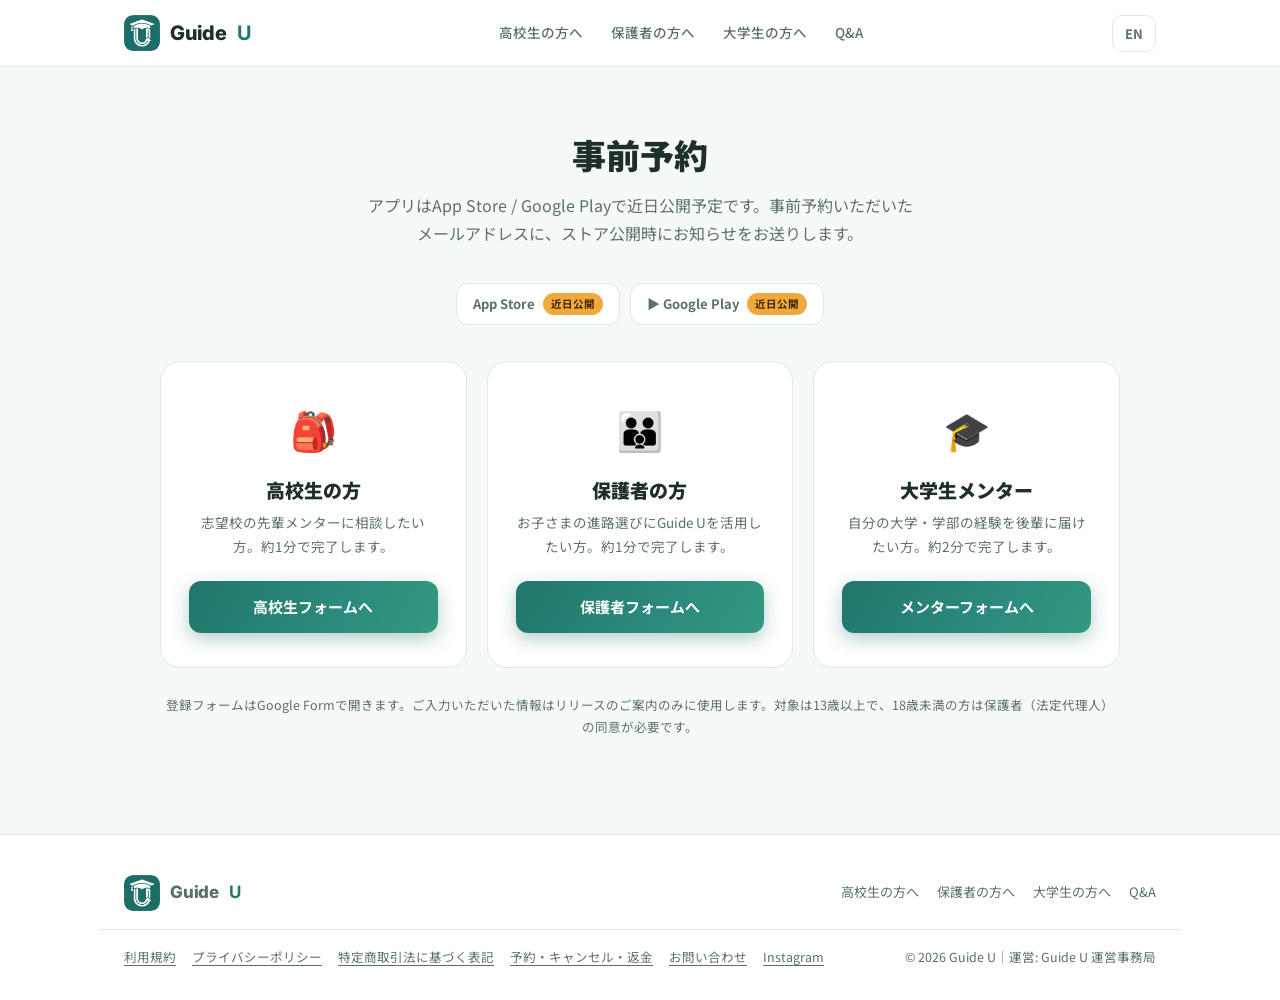
<file: register.html>
<!DOCTYPE html>
<html lang="ja">
<head>
<meta charset="UTF-8">
<meta name="viewport" content="width=device-width, initial-scale=1.0">
<title>事前予約 | Guide U</title>
<meta name="description" content="Guide Uの事前予約ページ。高校生・保護者・大学生メンターの事前予約を受け付けています。ストア公開時にメールでお知らせします。">
<link rel="icon" type="image/png" sizes="32x32" href="/assets/favicon-32.png">
<link rel="icon" type="image/png" sizes="192x192" href="/assets/favicon-192.png">
<link rel="icon" href="/assets/favicon.ico" sizes="any">
<link rel="apple-touch-icon" href="/assets/apple-touch-icon.png">
<link rel="preconnect" href="https://fonts.googleapis.com">
<link href="https://fonts.googleapis.com/css2?family=Inter:wght@400;600;700;800&family=Noto+Sans+JP:wght@400;500;700;900&display=swap" rel="stylesheet">
<link rel="stylesheet" href="assets/site.css">
<script src="assets/config.js"></script>
<style>
main{padding:64px 0 96px}
h1{font-size:clamp(26px,4vw,34px);font-weight:900;line-height:1.4;text-align:center}
.lead-c{color:var(--muted);text-align:center;margin:12px auto 36px;max-width:560px}
.reg-grid{display:grid;grid-template-columns:repeat(3,1fr);gap:20px;max-width:960px;margin:0 auto}
.reg-card{background:var(--card);border:1px solid var(--line);border-radius:20px;padding:34px 28px;display:flex;flex-direction:column;text-align:center;transition:.2s}
.reg-card:hover{transform:translateY(-4px);box-shadow:0 16px 40px rgba(17,69,61,.10)}
.reg-card.hl{border:2px solid var(--teal);box-shadow:0 12px 34px rgba(34,118,107,.18)}
.reg-card .ico{font-size:38px;margin-bottom:14px}
.reg-card h2{font-size:19px;font-weight:900;margin-bottom:8px}
.reg-card p{font-size:13.5px;color:var(--muted);margin-bottom:22px}
.reg-card .btn{margin-top:auto}
.gnote{max-width:960px;margin:26px auto 0;text-align:center;font-size:12.5px;color:var(--muted)}
.store-note{display:flex;justify-content:center;margin-bottom:36px}
@media(max-width:820px){.reg-grid{grid-template-columns:1fr}}
</style>
</head>
<body>

<nav>
  <div class="nav-in">
    <a href="index.html" class="logo"><img src="assets/icon.png?v=20261015" alt="Guide U" onerror="this.style.display='none'">Guide <b>U</b></a>
    <div class="nav-links">
      <a href="index.html" data-i18n="nav_student">高校生の方へ</a>
      <a href="parents.html" data-i18n="nav_parent">保護者の方へ</a>
      <a href="mentor.html" data-i18n="nav_mentor">大学生の方へ</a>
      <a href="faq.html" data-i18n="nav_faq">Q&amp;A</a>
    </div>
    <div class="nav-cta">
      <button class="lang-btn" id="langToggle" onclick="toggleLang()">EN</button>
    </div>
  </div>
</nav>

<main>
  <div class="wrap">
    <h1 data-i18n="title">事前予約</h1>
    <p class="lead-c" data-i18n="lead">アプリはApp Store / Google Playで近日公開予定です。事前予約いただいたメールアドレスに、ストア公開時にお知らせをお送りします。</p>

    <div class="store-note">
      <div class="store-chips" style="margin-top:0">
        <span class="store-chip"> App Store<span class="soon" data-i18n="soon1">近日公開</span></span>
        <span class="store-chip">▶ Google Play<span class="soon" data-i18n="soon2">近日公開</span></span>
      </div>
    </div>

    <div class="reg-grid">
      <div class="reg-card" id="student">
        <div class="ico">🎒</div>
        <h2 data-i18n="c1_t">高校生の方</h2>
        <p data-i18n="c1_b">志望校の先輩メンターに相談したい方。約1分で完了します。</p>
        <a href="#" data-form="student" class="btn btn-primary" data-i18n="c1_cta">高校生フォームへ</a>
      </div>
      <div class="reg-card" id="parent">
        <div class="ico">👪</div>
        <h2 data-i18n="c2_t">保護者の方</h2>
        <p data-i18n="c2_b">お子さまの進路選びにGuide Uを活用したい方。約1分で完了します。</p>
        <a href="#" data-form="parent" class="btn btn-primary" data-i18n="c2_cta">保護者フォームへ</a>
      </div>
      <div class="reg-card" id="mentor">
        <div class="ico">🎓</div>
        <h2 data-i18n="c3_t">大学生メンター</h2>
        <p data-i18n="c3_b">自分の大学・学部の経験を後輩に届けたい方。約2分で完了します。</p>
        <a href="#" data-form="mentor" class="btn btn-primary" data-i18n="c3_cta">メンターフォームへ</a>
      </div>
    </div>

    <p class="gnote" data-i18n="gnote">登録フォームはGoogle Formで開きます。ご入力いただいた情報はリリースのご案内のみに使用します。対象は13歳以上で、18歳未満の方は保護者（法定代理人）の同意が必要です。</p>
  </div>
</main>

<footer>
  <div class="wrap foot">
    <div class="logo" style="font-size:17px"><img src="assets/icon.png?v=20261015" alt="" onerror="this.style.display='none'">Guide <b>U</b></div>
    <div class="foot-links">
      <a href="index.html" data-i18n="f_student">高校生の方へ</a>
      <a href="parents.html" data-i18n="f_parent">保護者の方へ</a>
      <a href="mentor.html" data-i18n="f_mentor">大学生の方へ</a>
      <a href="faq.html">Q&amp;A</a>
    </div>
  </div>
  <div class="foot-legal">
    <div class="links">
      <a href="#" data-form="terms" data-i18n="l_terms">利用規約</a>
      <a href="#" data-form="privacy" data-i18n="l_privacy">プライバシーポリシー</a>
      <a href="#" data-form="tokusho" data-i18n="l_tokusho">特定商取引法に基づく表記</a>
      <a href="#" data-form="booking" data-i18n="l_booking">予約・キャンセル・返金</a>
      <a href="#" data-form="qa" data-i18n="l_contact">お問い合わせ</a>
      <a href="#" data-form="instagram">Instagram</a>
    </div>
    <div data-i18n="f_c">© 2026 Guide U｜運営: Guide U 運営事務局</div>
  </div>
</footer>

<script>
window.I18N_EN = {
  nav_student:"For Students", nav_parent:"For Parents", nav_mentor:"For Mentors", nav_faq:"Q&A",
  title:"Pre-registration",
  lead:"The app is coming soon to the App Store and Google Play. Pre-register and we'll email you the moment it's live.",
  soon1:"Coming soon", soon2:"Coming soon",
  c1_t:"High school students", c1_b:"For those who want to consult senpai mentors at their target schools. Takes about 1 minute.", c1_cta:"Student form",
  c2_t:"Parents", c2_b:"For parents who want to use Guide U for their child's school choice. Takes about 1 minute.", c2_cta:"Parent form",
  c3_t:"University mentors", c3_b:"For university students who want to share their experience. Takes about 2 minutes.", c3_cta:"Mentor form",
  gnote:"Forms open in Google Forms. Your information is used only to contact you about the release. For ages 13+; users under 18 need the consent of a parent or legal guardian.",
  f_student:"For Students", f_parent:"For Parents", f_mentor:"For Mentors",
  l_terms:"Terms of Service", l_privacy:"Privacy Policy", l_tokusho:"Commercial Transactions Act", l_booking:"Booking & Refund Policy", l_contact:"Contact",
  f_c:"© 2026 Guide U | Operated by the Guide U Team"
};
</script>
<script src="assets/site.js"></script>
<script>
// #student / #parent / #mentor アンカーで該当カードを強調
const hl = location.hash.replace('#','');
if (['student','parent','mentor'].includes(hl)) {
  const el = document.getElementById(hl);
  el.classList.add('hl');
  el.scrollIntoView({behavior:'smooth', block:'center'});
}
</script>
</body>
</html>
</file>
<file: assets/site.css>
/* Guide U 共通スタイル — アプリアイコンのティールに合わせたカラーテーマ */
:root{
  --teal-950:#0b2f2a;
  --teal-900:#113f38;
  --teal-800:#16544a;
  --teal:#22766B;          /* アイコンのベースカラー */
  --teal-600:#2c8a7d;
  --teal-100:#d9ece9;
  --teal-50:#edf6f4;
  --amber:#f2a93b;
  --bg:#f5faf9;
  --card:#ffffff;
  --text:#1e2f2b;
  --muted:#5b6f6b;
  --line:#dfe9e7;
  --grad:linear-gradient(120deg,#22766B 0%,#2c8a7d 60%,#33997f 100%);
}
*{margin:0;padding:0;box-sizing:border-box}
html{scroll-behavior:smooth}
body{font-family:'Noto Sans JP','Inter',sans-serif;color:var(--text);background:var(--bg);line-height:1.75}
a{text-decoration:none;color:inherit}
img{max-width:100%}
.wrap{max-width:1080px;margin:0 auto;padding:0 24px}
section{padding:84px 0}
h2{font-size:clamp(25px,4vw,35px);font-weight:900;line-height:1.4}
.kicker{display:inline-block;font-size:13px;font-weight:700;letter-spacing:.14em;color:var(--teal);background:var(--teal-100);padding:6px 14px;border-radius:999px;margin-bottom:14px}
.lead{color:var(--muted);margin-top:14px;max-width:660px}
.center{text-align:center}
.center .lead{margin-left:auto;margin-right:auto}

/* nav */
nav{position:sticky;top:0;z-index:50;background:rgba(255,255,255,.93);backdrop-filter:blur(10px);border-bottom:1px solid var(--line)}
.nav-in{max-width:1080px;margin:0 auto;padding:0 24px;display:flex;align-items:center;justify-content:space-between;height:66px;gap:12px}
.logo{display:flex;align-items:center;gap:10px;font-family:'Inter','Noto Sans JP',sans-serif;font-weight:800;font-size:20px;letter-spacing:-.01em;flex:none}
.logo img{width:36px;height:36px;border-radius:9px}
.logo b{color:var(--teal)}
.nav-links{display:flex;gap:4px;align-items:center;font-size:13.5px;font-weight:500;color:var(--muted);flex-wrap:wrap}
.nav-links a{padding:7px 12px;border-radius:9px}
.nav-links a:hover{color:var(--teal);background:var(--teal-50)}
.nav-links a.current{color:var(--teal);background:var(--teal-100);font-weight:700}
.nav-cta{display:flex;gap:10px;align-items:center;flex:none}

/* buttons */
.btn{display:inline-block;padding:13px 28px;border-radius:12px;font-weight:700;font-size:15px;transition:.2s;cursor:pointer;border:none;font-family:inherit}
.btn-sm{padding:9px 18px;font-size:13.5px;border-radius:10px}
.btn-primary{background:var(--grad);color:#fff;box-shadow:0 6px 18px rgba(34,118,107,.35)}
.btn-primary:hover{transform:translateY(-2px);box-shadow:0 10px 24px rgba(34,118,107,.45)}
.btn-ghost{background:#fff;color:var(--teal);border:1.5px solid var(--teal)}
.btn-ghost:hover{background:var(--teal-50)}
.btn-white{background:#fff;color:var(--teal-900);box-shadow:0 6px 18px rgba(0,0,0,.2)}
.btn-white:hover{transform:translateY(-2px)}
.lang-btn{background:none;border:1.5px solid var(--line);border-radius:10px;padding:8px 12px;font-size:13px;font-weight:700;color:var(--muted);cursor:pointer;font-family:inherit}
.lang-btn:hover{border-color:var(--teal);color:var(--teal)}

/* hero */
.hero{background:radial-gradient(1000px 500px at 82% -10%,rgba(44,138,125,.16),transparent),radial-gradient(700px 400px at 8% 110%,rgba(242,169,59,.10),transparent);padding:96px 0 88px}
.hero-grid{display:grid;grid-template-columns:1.15fr .85fr;gap:48px;align-items:center}
.hero h1{font-size:clamp(30px,4.8vw,46px);font-weight:900;line-height:1.4;letter-spacing:-.01em}
.hero h1 em{font-style:normal;color:var(--teal)}
.hero p.sub{color:var(--muted);margin:20px 0 30px;font-size:16.5px;max-width:540px}
.hero-btns{display:flex;gap:14px;flex-wrap:wrap}
.hero-note{margin-top:14px;font-size:13px;color:var(--muted)}
.hero-visual{background:var(--card);border:1px solid var(--line);border-radius:24px;padding:28px;box-shadow:0 24px 60px rgba(17,69,61,.13)}

/* cards */
.cards{display:grid;grid-template-columns:repeat(3,1fr);gap:22px;margin-top:44px;text-align:left}
.cards-2{grid-template-columns:repeat(2,1fr)}
.card{background:var(--card);border:1px solid var(--line);border-radius:20px;padding:30px 26px;transition:.2s}
.card:hover{transform:translateY(-4px);box-shadow:0 16px 40px rgba(17,69,61,.10)}
.card .ico{font-size:30px;margin-bottom:14px}
.card h3{font-size:17px;font-weight:700;margin-bottom:8px}
.card p{font-size:14px;color:var(--muted)}

/* numbered flow */
.flow{display:grid;grid-template-columns:repeat(3,1fr);gap:22px;margin-top:44px;text-align:left}
.flow .fcard{background:var(--card);border:1px solid var(--line);border-radius:20px;padding:30px 26px;position:relative}
.flow .num{width:40px;height:40px;border-radius:12px;background:var(--grad);color:#fff;display:grid;place-items:center;font-family:'Inter',sans-serif;font-weight:800;font-size:17px;margin-bottom:16px}
.flow h3{font-size:17px;font-weight:700;margin-bottom:8px}
.flow p{font-size:14px;color:var(--muted)}

/* future / roadmap */
.future{background:var(--teal-950);color:#fff}
.future .kicker{background:rgba(59,168,148,.22);color:#8fd8cb}
.future .lead{color:#a9c6c0}
.future-badge{display:inline-block;font-size:11.5px;font-weight:700;letter-spacing:.08em;background:var(--amber);color:#3d2a05;padding:4px 12px;border-radius:999px;margin-bottom:12px}
.fgrid{display:grid;grid-template-columns:repeat(4,1fr);gap:18px;margin-top:44px;text-align:left}
.fitem{background:var(--teal-900);border:1px solid rgba(255,255,255,.08);border-radius:18px;padding:24px 22px}
.fitem .tag{font-size:12px;font-weight:700;letter-spacing:.1em;color:#8fd8cb;margin-bottom:8px}
.fitem h3{font-size:16px;font-weight:700;margin-bottom:8px}
.fitem p{font-size:13px;color:#a9c6c0}

/* checklist */
ul.check{list-style:none;margin:22px 0 30px}
ul.check li{padding:9px 0;font-size:15px;display:flex;gap:12px;align-items:flex-start}
ul.check li::before{content:"✓";color:var(--teal-600);font-weight:800;flex:none}
.on-dark ul.check li::before{color:#8fd8cb}

/* cta band */
.cta-band{background:var(--grad);border-radius:28px;padding:60px 40px;text-align:center;color:#fff}
.cta-band h2{color:#fff;margin-bottom:12px}
.cta-band p{color:rgba(255,255,255,.88);margin-bottom:30px}

/* faq accordion */
.faq-group{margin-top:40px;text-align:left}
.faq-group h3{font-size:18px;font-weight:900;margin:36px 0 14px;color:var(--teal-800)}
details{background:var(--card);border:1px solid var(--line);border-radius:14px;margin-bottom:10px;overflow:hidden}
details summary{padding:18px 22px;cursor:pointer;font-weight:700;font-size:15px;list-style:none;display:flex;justify-content:space-between;gap:14px;align-items:center}
details summary::-webkit-details-marker{display:none}
details summary::after{content:"＋";color:var(--teal);font-weight:400;flex:none}
details[open] summary::after{content:"−"}
details .a{padding:0 22px 20px;font-size:14px;color:var(--muted)}

/* tables (料金・キャンセル等) */
.tbl-wrap{overflow-x:auto;margin-top:34px}
table.tbl{width:100%;border-collapse:collapse;background:var(--card);border:1px solid var(--line);border-radius:16px;overflow:hidden;font-size:14.5px;text-align:left}
table.tbl th{background:var(--teal-50);color:var(--teal-800);font-weight:700;padding:14px 18px;border-bottom:1px solid var(--line)}
table.tbl td{padding:14px 18px;border-bottom:1px solid var(--line);color:var(--text)}
table.tbl tr:last-child td{border-bottom:none}
table.tbl td.em{font-weight:700;color:var(--teal-800)}
.notes{margin-top:20px;text-align:left;max-width:760px;margin-left:auto;margin-right:auto}
.notes li{font-size:13.5px;color:var(--muted);padding:5px 0;list-style:none;display:flex;gap:9px}
.notes li::before{content:"・";flex:none}

/* app store chips（近日公開） */
.store-chips{display:flex;gap:10px;flex-wrap:wrap;margin-top:18px}
.store-chip{display:inline-flex;align-items:center;gap:8px;border:1.5px solid var(--line);background:#fff;border-radius:12px;padding:9px 16px;font-size:13px;font-weight:700;color:var(--muted)}
.store-chip .soon{font-size:10.5px;font-weight:700;background:var(--amber);color:#3d2a05;padding:2px 8px;border-radius:999px}

footer{border-top:1px solid var(--line);padding:40px 0 32px;font-size:13px;color:var(--muted);background:#fff}
.foot{display:flex;justify-content:space-between;align-items:center;flex-wrap:wrap;gap:14px}
.foot-links{display:flex;gap:18px;flex-wrap:wrap}
.foot-links a:hover{color:var(--teal)}
.foot-legal{max-width:1080px;margin:18px auto 0;padding:16px 24px 0;border-top:1px solid var(--line);display:flex;justify-content:space-between;align-items:center;flex-wrap:wrap;gap:12px;font-size:12.5px}
.foot-legal .links{display:flex;gap:16px;flex-wrap:wrap}
.foot-legal a{text-decoration:underline;text-underline-offset:3px}
.foot-legal a:hover{color:var(--teal)}

@media(max-width:900px){
  .hero-grid{grid-template-columns:1fr}
  .cards,.flow{grid-template-columns:1fr}
  .fgrid{grid-template-columns:repeat(2,1fr)}
  .nav-links{display:none}
  section{padding:60px 0}
}
@media(max-width:520px){.fgrid{grid-template-columns:1fr}}
</file>
